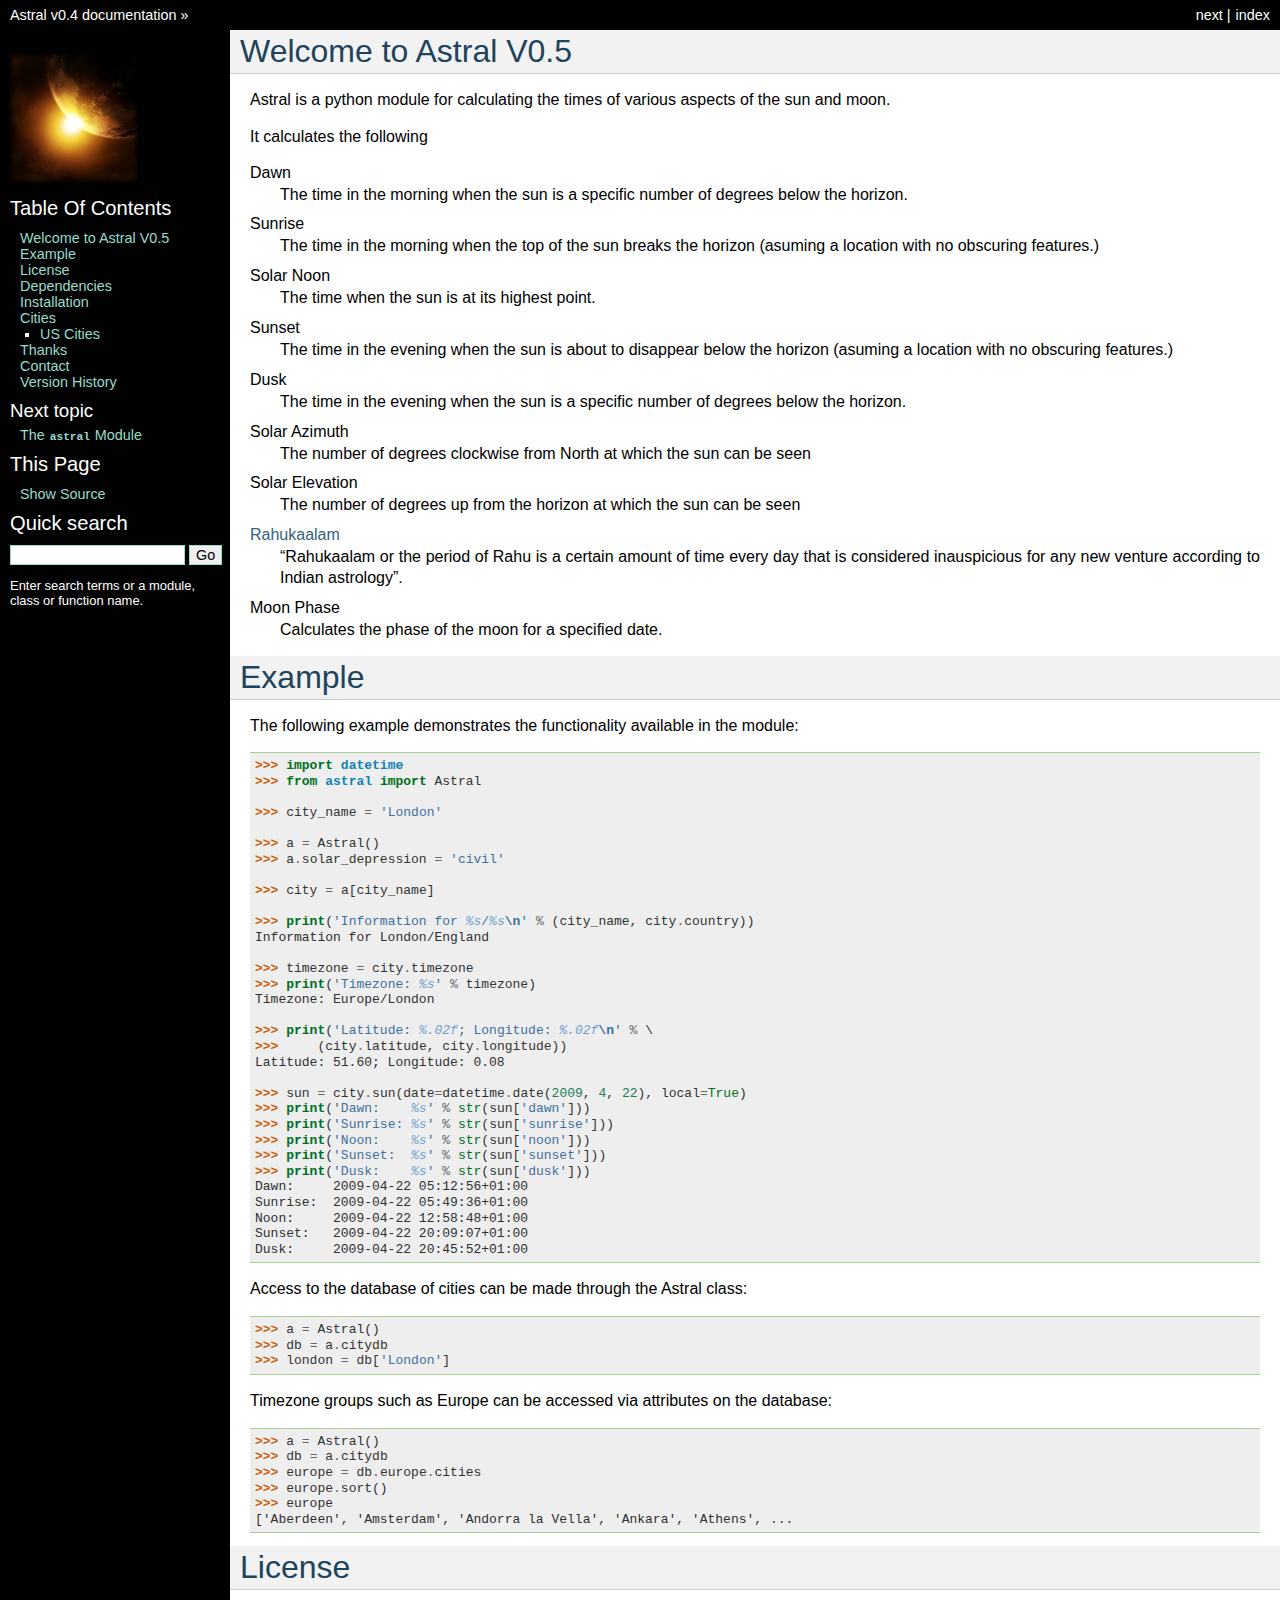
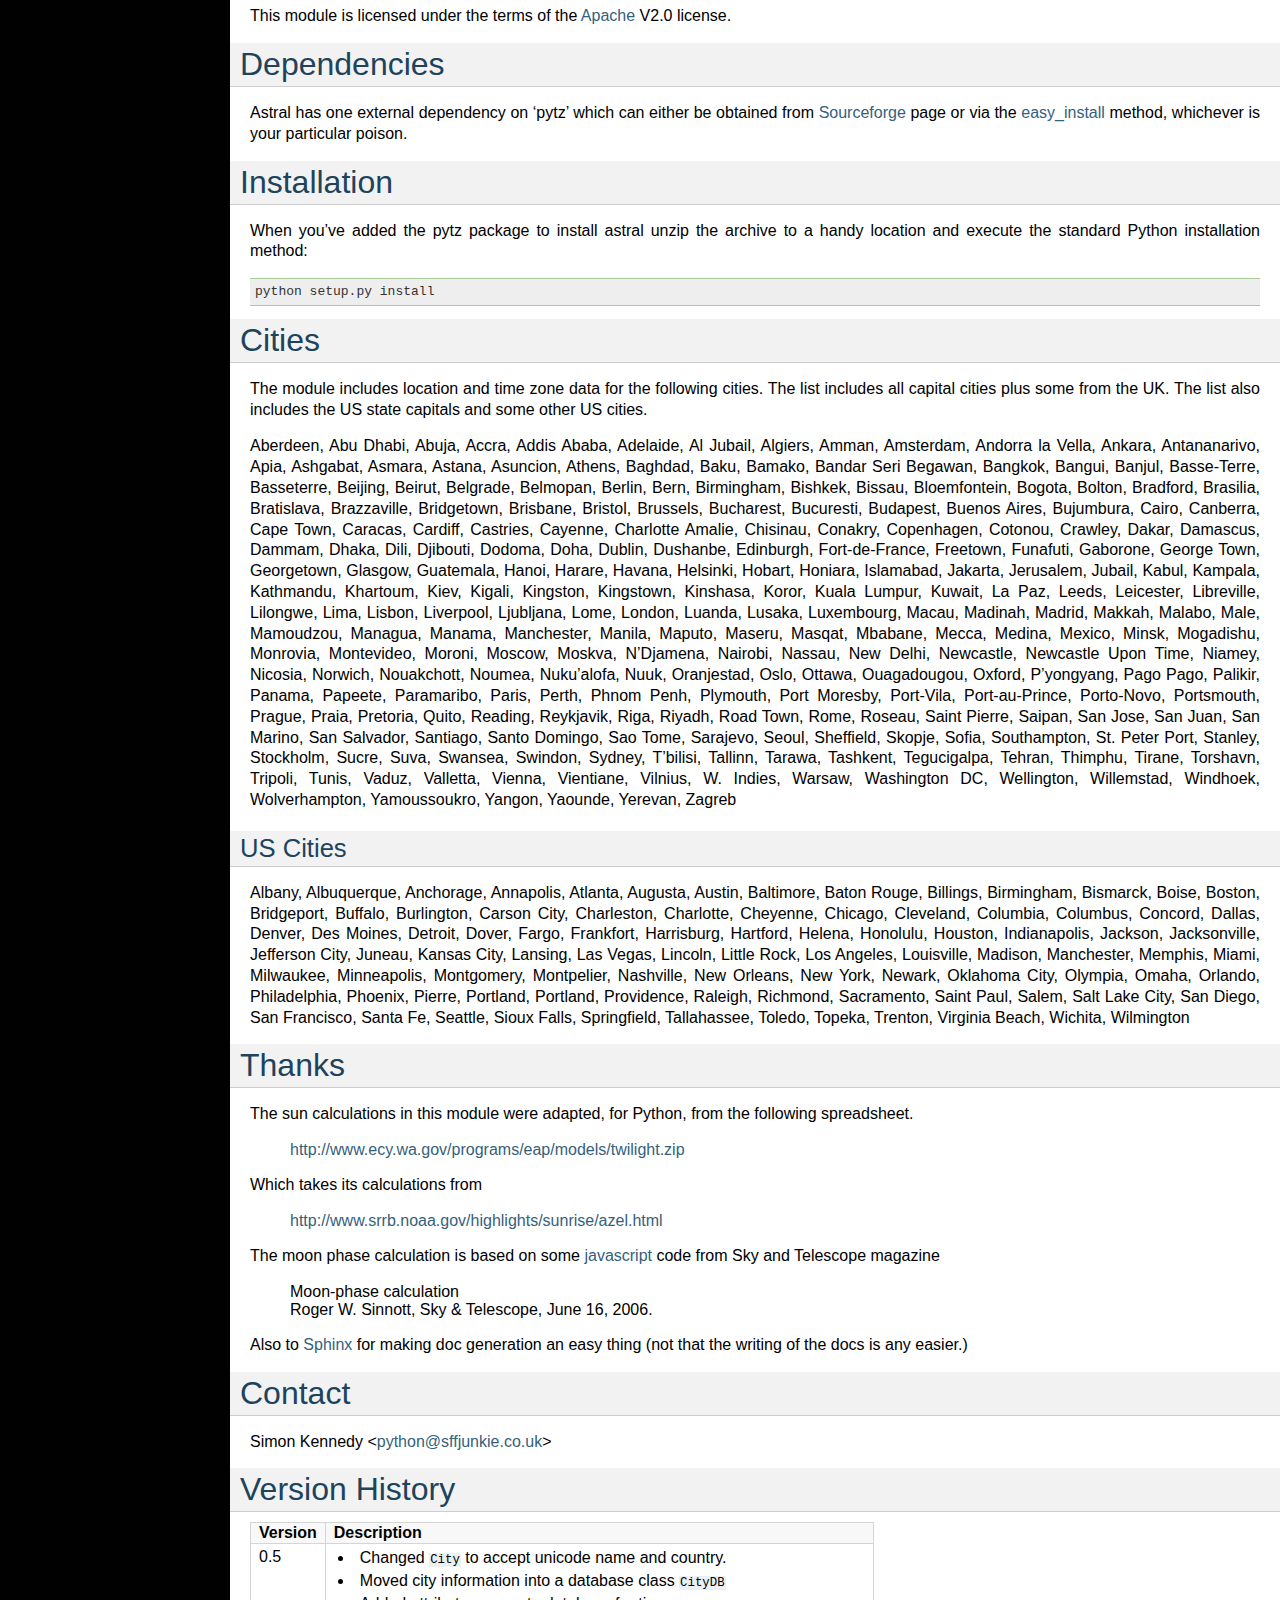
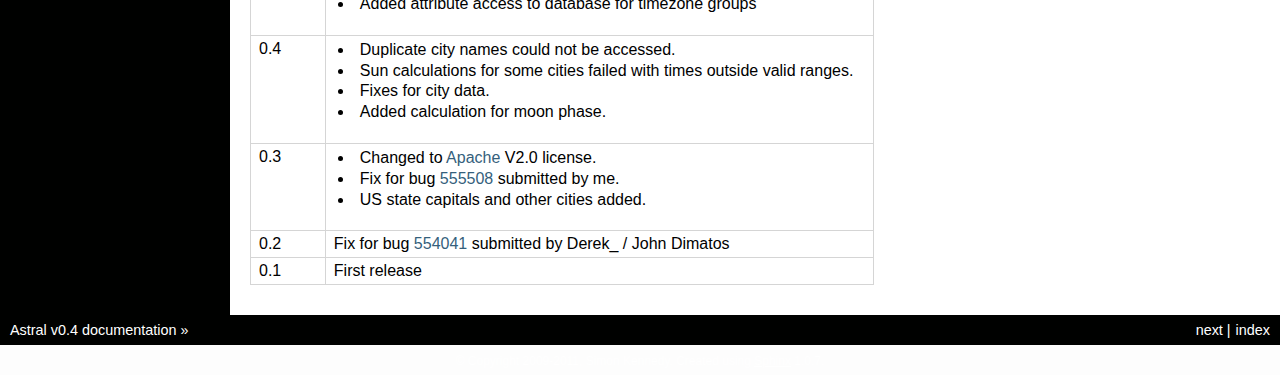
<file: doc/index.html>
<!DOCTYPE html PUBLIC "-//W3C//DTD XHTML 1.0 Transitional//EN"
  "http://www.w3.org/TR/xhtml1/DTD/xhtml1-transitional.dtd">

<html xmlns="http://www.w3.org/1999/xhtml">
  <head>
    <meta http-equiv="Content-Type" content="text/html; charset=utf-8" />
    
    <title>Welcome to Astral V0.5 &mdash; Astral v0.4 documentation</title>
    <link rel="stylesheet" href="_static/default.css" type="text/css" />
    <link rel="stylesheet" href="_static/pygments.css" type="text/css" />
    <script type="text/javascript">
      var DOCUMENTATION_OPTIONS = {
        URL_ROOT:    '',
        VERSION:     '0.4',
        COLLAPSE_INDEX: false,
        FILE_SUFFIX: '.html',
        HAS_SOURCE:  true
      };
    </script>
    <script type="text/javascript" src="_static/jquery.js"></script>
    <script type="text/javascript" src="_static/underscore.js"></script>
    <script type="text/javascript" src="_static/doctools.js"></script>
    <link rel="top" title="Astral v0.4 documentation" href="#" />
    <link rel="next" title="The astral Module" href="module.html" /> 
  </head>
  <body>
    <div class="related">
      <h3>Navigation</h3>
      <ul>
        <li class="right" style="margin-right: 10px">
          <a href="genindex.html" title="General Index"
             accesskey="I">index</a></li>
        <li class="right" >
          <a href="module.html" title="The astral Module"
             accesskey="N">next</a> |</li>
        <li><a href="#">Astral v0.4 documentation</a> &raquo;</li> 
      </ul>
    </div>  

    <div class="document">
      <div class="documentwrapper">
        <div class="bodywrapper">
          <div class="body">
            
  <div class="section" id="welcome-to-astral-v0-5">
<h1>Welcome to Astral V0.5<a class="headerlink" href="#welcome-to-astral-v0-5" title="Permalink to this headline">¶</a></h1>
<p>Astral is a python module for calculating the times of various aspects of
the sun and moon.</p>
<p>It calculates the following</p>
<dl class="docutils">
<dt>Dawn</dt>
<dd>The time in the morning when the sun is a specific number of degrees
below the horizon.</dd>
<dt>Sunrise</dt>
<dd>The time in the morning when the top of the sun breaks the horizon
(asuming a location with no obscuring features.)</dd>
<dt>Solar Noon</dt>
<dd>The time when the sun is at its highest point.</dd>
<dt>Sunset</dt>
<dd>The time in the evening when the sun is about to disappear below the horizon
(asuming a location with no obscuring features.)</dd>
<dt>Dusk</dt>
<dd>The time in the evening when the sun is a specific number of degrees
below the horizon.</dd>
<dt>Solar Azimuth</dt>
<dd>The number of degrees clockwise from North at which the sun can be seen</dd>
<dt>Solar Elevation</dt>
<dd>The number of degrees up from the horizon at which the sun can be seen</dd>
<dt><a class="reference external" href="http://en.wikipedia.org/wiki/Rahukaalam">Rahukaalam</a></dt>
<dd>&#8220;Rahukaalam or the period of Rahu is a certain amount of time every day
that is considered inauspicious for any new venture according to Indian
astrology&#8221;.</dd>
<dt>Moon Phase</dt>
<dd>Calculates the phase of the moon for a specified date.</dd>
</dl>
</div>
<div class="section" id="example">
<h1>Example<a class="headerlink" href="#example" title="Permalink to this headline">¶</a></h1>
<p>The following example demonstrates the functionality available in the module:</p>
<div class="highlight-python"><div class="highlight"><pre><span class="gp">&gt;&gt;&gt; </span><span class="kn">import</span> <span class="nn">datetime</span>
<span class="gp">&gt;&gt;&gt; </span><span class="kn">from</span> <span class="nn">astral</span> <span class="kn">import</span> <span class="n">Astral</span>

<span class="gp">&gt;&gt;&gt; </span><span class="n">city_name</span> <span class="o">=</span> <span class="s">&#39;London&#39;</span>

<span class="gp">&gt;&gt;&gt; </span><span class="n">a</span> <span class="o">=</span> <span class="n">Astral</span><span class="p">()</span>
<span class="gp">&gt;&gt;&gt; </span><span class="n">a</span><span class="o">.</span><span class="n">solar_depression</span> <span class="o">=</span> <span class="s">&#39;civil&#39;</span>

<span class="gp">&gt;&gt;&gt; </span><span class="n">city</span> <span class="o">=</span> <span class="n">a</span><span class="p">[</span><span class="n">city_name</span><span class="p">]</span>

<span class="gp">&gt;&gt;&gt; </span><span class="k">print</span><span class="p">(</span><span class="s">&#39;Information for </span><span class="si">%s</span><span class="s">/</span><span class="si">%s</span><span class="se">\n</span><span class="s">&#39;</span> <span class="o">%</span> <span class="p">(</span><span class="n">city_name</span><span class="p">,</span> <span class="n">city</span><span class="o">.</span><span class="n">country</span><span class="p">))</span>
<span class="go">Information for London/England</span>

<span class="gp">&gt;&gt;&gt; </span><span class="n">timezone</span> <span class="o">=</span> <span class="n">city</span><span class="o">.</span><span class="n">timezone</span>
<span class="gp">&gt;&gt;&gt; </span><span class="k">print</span><span class="p">(</span><span class="s">&#39;Timezone: </span><span class="si">%s</span><span class="s">&#39;</span> <span class="o">%</span> <span class="n">timezone</span><span class="p">)</span>
<span class="go">Timezone: Europe/London</span>

<span class="gp">&gt;&gt;&gt; </span><span class="k">print</span><span class="p">(</span><span class="s">&#39;Latitude: </span><span class="si">%.02f</span><span class="s">; Longitude: </span><span class="si">%.02f</span><span class="se">\n</span><span class="s">&#39;</span> <span class="o">%</span> \
<span class="gp">&gt;&gt;&gt; </span>    <span class="p">(</span><span class="n">city</span><span class="o">.</span><span class="n">latitude</span><span class="p">,</span> <span class="n">city</span><span class="o">.</span><span class="n">longitude</span><span class="p">))</span>
<span class="go">Latitude: 51.60; Longitude: 0.08</span>

<span class="gp">&gt;&gt;&gt; </span><span class="n">sun</span> <span class="o">=</span> <span class="n">city</span><span class="o">.</span><span class="n">sun</span><span class="p">(</span><span class="n">date</span><span class="o">=</span><span class="n">datetime</span><span class="o">.</span><span class="n">date</span><span class="p">(</span><span class="mi">2009</span><span class="p">,</span> <span class="mi">4</span><span class="p">,</span> <span class="mi">22</span><span class="p">),</span> <span class="n">local</span><span class="o">=</span><span class="bp">True</span><span class="p">)</span>
<span class="gp">&gt;&gt;&gt; </span><span class="k">print</span><span class="p">(</span><span class="s">&#39;Dawn:    </span><span class="si">%s</span><span class="s">&#39;</span> <span class="o">%</span> <span class="nb">str</span><span class="p">(</span><span class="n">sun</span><span class="p">[</span><span class="s">&#39;dawn&#39;</span><span class="p">]))</span>
<span class="gp">&gt;&gt;&gt; </span><span class="k">print</span><span class="p">(</span><span class="s">&#39;Sunrise: </span><span class="si">%s</span><span class="s">&#39;</span> <span class="o">%</span> <span class="nb">str</span><span class="p">(</span><span class="n">sun</span><span class="p">[</span><span class="s">&#39;sunrise&#39;</span><span class="p">]))</span>
<span class="gp">&gt;&gt;&gt; </span><span class="k">print</span><span class="p">(</span><span class="s">&#39;Noon:    </span><span class="si">%s</span><span class="s">&#39;</span> <span class="o">%</span> <span class="nb">str</span><span class="p">(</span><span class="n">sun</span><span class="p">[</span><span class="s">&#39;noon&#39;</span><span class="p">]))</span>
<span class="gp">&gt;&gt;&gt; </span><span class="k">print</span><span class="p">(</span><span class="s">&#39;Sunset:  </span><span class="si">%s</span><span class="s">&#39;</span> <span class="o">%</span> <span class="nb">str</span><span class="p">(</span><span class="n">sun</span><span class="p">[</span><span class="s">&#39;sunset&#39;</span><span class="p">]))</span>
<span class="gp">&gt;&gt;&gt; </span><span class="k">print</span><span class="p">(</span><span class="s">&#39;Dusk:    </span><span class="si">%s</span><span class="s">&#39;</span> <span class="o">%</span> <span class="nb">str</span><span class="p">(</span><span class="n">sun</span><span class="p">[</span><span class="s">&#39;dusk&#39;</span><span class="p">]))</span>
<span class="go">Dawn:     2009-04-22 05:12:56+01:00</span>
<span class="go">Sunrise:  2009-04-22 05:49:36+01:00</span>
<span class="go">Noon:     2009-04-22 12:58:48+01:00</span>
<span class="go">Sunset:   2009-04-22 20:09:07+01:00</span>
<span class="go">Dusk:     2009-04-22 20:45:52+01:00</span>
</pre></div>
</div>
<p>Access to the database of cities can be made through the Astral class:</p>
<div class="highlight-python"><div class="highlight"><pre><span class="gp">&gt;&gt;&gt; </span><span class="n">a</span> <span class="o">=</span> <span class="n">Astral</span><span class="p">()</span>
<span class="gp">&gt;&gt;&gt; </span><span class="n">db</span> <span class="o">=</span> <span class="n">a</span><span class="o">.</span><span class="n">citydb</span>
<span class="gp">&gt;&gt;&gt; </span><span class="n">london</span> <span class="o">=</span> <span class="n">db</span><span class="p">[</span><span class="s">&#39;London&#39;</span><span class="p">]</span>
</pre></div>
</div>
<p>Timezone groups such as Europe can be accessed via attributes on the database:</p>
<div class="highlight-python"><div class="highlight"><pre><span class="gp">&gt;&gt;&gt; </span><span class="n">a</span> <span class="o">=</span> <span class="n">Astral</span><span class="p">()</span>
<span class="gp">&gt;&gt;&gt; </span><span class="n">db</span> <span class="o">=</span> <span class="n">a</span><span class="o">.</span><span class="n">citydb</span>
<span class="gp">&gt;&gt;&gt; </span><span class="n">europe</span> <span class="o">=</span> <span class="n">db</span><span class="o">.</span><span class="n">europe</span><span class="o">.</span><span class="n">cities</span>
<span class="gp">&gt;&gt;&gt; </span><span class="n">europe</span><span class="o">.</span><span class="n">sort</span><span class="p">()</span>
<span class="gp">&gt;&gt;&gt; </span><span class="n">europe</span>
<span class="go">[&#39;Aberdeen&#39;, &#39;Amsterdam&#39;, &#39;Andorra la Vella&#39;, &#39;Ankara&#39;, &#39;Athens&#39;, ...</span>
</pre></div>
</div>
</div>
<div class="section" id="license">
<h1>License<a class="headerlink" href="#license" title="Permalink to this headline">¶</a></h1>
<p>This module is licensed under the terms of the <a class="reference external" href="http://www.opensource.org/licenses/apache2.0.php">Apache</a> V2.0 license.</p>
</div>
<div class="section" id="dependencies">
<h1>Dependencies<a class="headerlink" href="#dependencies" title="Permalink to this headline">¶</a></h1>
<p>Astral has one external dependency on &#8216;pytz&#8217; which can either be obtained
from <a class="reference external" href="http://pytz.sourceforge.net/">Sourceforge</a> page or via the <a class="reference external" href="http://peak.telecommunity.com/DevCenter/EasyInstall">easy_install</a> method, whichever is your
particular poison.</p>
</div>
<div class="section" id="installation">
<h1>Installation<a class="headerlink" href="#installation" title="Permalink to this headline">¶</a></h1>
<p>When you&#8217;ve added the pytz package to install astral unzip the archive to
a handy location and execute the standard Python installation method:</p>
<div class="highlight-python"><pre>python setup.py install</pre>
</div>
</div>
<div class="section" id="cities">
<h1>Cities<a class="headerlink" href="#cities" title="Permalink to this headline">¶</a></h1>
<p>The module includes location and time zone data for the following cities.
The list includes all capital cities plus some from the UK. The list also
includes the US state capitals and some other US cities.</p>
<p>Aberdeen, Abu Dhabi, Abuja, Accra, Addis Ababa, Adelaide, Al Jubail, Algiers,
Amman, Amsterdam, Andorra la Vella, Ankara, Antananarivo, Apia, Ashgabat,
Asmara, Astana, Asuncion, Athens, Baghdad, Baku, Bamako, Bandar Seri Begawan,
Bangkok, Bangui, Banjul, Basse-Terre, Basseterre, Beijing, Beirut, Belgrade,
Belmopan, Berlin, Bern, Birmingham, Bishkek, Bissau, Bloemfontein, Bogota,
Bolton, Bradford, Brasilia, Bratislava, Brazzaville, Bridgetown, Brisbane,
Bristol, Brussels, Bucharest, Bucuresti, Budapest, Buenos Aires, Bujumbura,
Cairo, Canberra, Cape Town, Caracas, Cardiff, Castries, Cayenne, Charlotte
Amalie, Chisinau, Conakry, Copenhagen, Cotonou, Crawley, Dakar, Damascus, Dammam, Dhaka,
Dili, Djibouti, Dodoma, Doha, Dublin, Dushanbe, Edinburgh, Fort-de-France,
Freetown, Funafuti, Gaborone, George Town, Georgetown, Glasgow, Guatemala,
Hanoi, Harare, Havana, Helsinki, Hobart, Honiara, Islamabad, Jakarta, Jerusalem, Jubail,
Kabul, Kampala, Kathmandu, Khartoum, Kiev, Kigali, Kingston, Kingstown,
Kinshasa, Koror, Kuala Lumpur, Kuwait, La Paz, Leeds, Leicester, Libreville,
Lilongwe, Lima, Lisbon, Liverpool, Ljubljana, Lome, London, Luanda, Lusaka,
Luxembourg, Macau, Madinah, Madrid, Makkah, Malabo, Male, Mamoudzou, Managua,
Manama, Manchester, Manila, Maputo, Maseru, Masqat, Mbabane, Mecca, Medina,
Mexico, Minsk, Mogadishu, Monrovia, Montevideo, Moroni, Moscow, Moskva,
N&#8217;Djamena, Nairobi, Nassau, New Delhi, Newcastle, Newcastle Upon Time, Niamey,
Nicosia, Norwich, Nouakchott, Noumea, Nuku&#8217;alofa, Nuuk, Oranjestad, Oslo,
Ottawa, Ouagadougou, Oxford, P&#8217;yongyang, Pago Pago, Palikir, Panama, Papeete,
Paramaribo, Paris, Perth, Phnom Penh, Plymouth, Port Moresby, Port-Vila,
Port-au-Prince, Porto-Novo, Portsmouth, Prague, Praia, Pretoria, Quito, Reading,
Reykjavik, Riga, Riyadh, Road Town, Rome, Roseau, Saint Pierre, Saipan, San
Jose, San Juan, San Marino, San Salvador, Santiago, Santo Domingo, Sao Tome,
Sarajevo, Seoul, Sheffield, Skopje, Sofia, Southampton, St. Peter Port, Stanley,
Stockholm, Sucre, Suva, Swansea, Swindon, Sydney, T&#8217;bilisi, Tallinn, Tarawa,
Tashkent, Tegucigalpa, Tehran, Thimphu, Tirane, Torshavn, Tripoli, Tunis, Vaduz,
Valletta, Vienna, Vientiane, Vilnius, W. Indies, Warsaw, Washington DC,
Wellington, Willemstad, Windhoek, Wolverhampton, Yamoussoukro, Yangon, Yaounde,
Yerevan, Zagreb</p>
<div class="section" id="us-cities">
<h2>US Cities<a class="headerlink" href="#us-cities" title="Permalink to this headline">¶</a></h2>
<p>Albany, Albuquerque, Anchorage, Annapolis, Atlanta, Augusta, Austin, Baltimore,
Baton Rouge, Billings, Birmingham, Bismarck, Boise, Boston, Bridgeport, Buffalo,
Burlington, Carson City, Charleston, Charlotte, Cheyenne, Chicago, Cleveland,
Columbia, Columbus, Concord, Dallas, Denver, Des Moines, Detroit, Dover, Fargo,
Frankfort, Harrisburg, Hartford, Helena, Honolulu, Houston, Indianapolis,
Jackson, Jacksonville, Jefferson City, Juneau, Kansas City, Lansing, Las Vegas,
Lincoln, Little Rock, Los Angeles, Louisville, Madison, Manchester, Memphis,
Miami, Milwaukee, Minneapolis, Montgomery, Montpelier, Nashville, New Orleans,
New York, Newark, Oklahoma City, Olympia, Omaha, Orlando, Philadelphia, Phoenix,
Pierre, Portland, Portland, Providence, Raleigh, Richmond, Sacramento, Saint
Paul, Salem, Salt Lake City, San Diego, San Francisco, Santa Fe, Seattle, Sioux
Falls, Springfield, Tallahassee, Toledo, Topeka, Trenton, Virginia Beach,
Wichita, Wilmington</p>
</div>
</div>
<div class="section" id="thanks">
<h1>Thanks<a class="headerlink" href="#thanks" title="Permalink to this headline">¶</a></h1>
<p>The sun calculations in this module were adapted, for Python, from the following
spreadsheet.</p>
<blockquote>
<div><a class="reference external" href="http://www.ecy.wa.gov/programs/eap/models/twilight.zip">http://www.ecy.wa.gov/programs/eap/models/twilight.zip</a></div></blockquote>
<p>Which takes its calculations from</p>
<blockquote>
<div><a class="reference external" href="http://www.srrb.noaa.gov/highlights/sunrise/azel.html">http://www.srrb.noaa.gov/highlights/sunrise/azel.html</a></div></blockquote>
<p>The moon phase calculation is based on some <a class="reference external" href="http://www.skyandtelescope.com/observing/objects/javascript/moon_phases">javascript</a> code
from Sky and Telescope magazine</p>
<blockquote>
<div><div class="line-block">
<div class="line">Moon-phase calculation</div>
<div class="line">Roger W. Sinnott, Sky &amp; Telescope, June 16, 2006.</div>
</div>
</div></blockquote>
<p>Also to <a class="reference external" href="http://sphinx.pocoo.org/">Sphinx</a> for making doc generation an easy thing (not that the writing
of the docs is any easier.)</p>
</div>
<div class="section" id="contact">
<h1>Contact<a class="headerlink" href="#contact" title="Permalink to this headline">¶</a></h1>
<p>Simon Kennedy &lt;<a class="reference external" href="mailto:python&#37;&#52;&#48;sffjunkie&#46;co&#46;uk">python<span>&#64;</span>sffjunkie<span>&#46;</span>co<span>&#46;</span>uk</a>&gt;</p>
</div>
<div class="section" id="version-history">
<h1>Version History<a class="headerlink" href="#version-history" title="Permalink to this headline">¶</a></h1>
<table border="1" class="docutils">
<colgroup>
<col width="12%" />
<col width="88%" />
</colgroup>
<thead valign="bottom">
<tr><th class="head">Version</th>
<th class="head">Description</th>
</tr>
</thead>
<tbody valign="top">
<tr><td>0.5</td>
<td><ul class="first last simple">
<li>Changed <tt class="docutils literal"><span class="pre">City</span></tt> to accept unicode name and country.</li>
<li>Moved city information into a database class <tt class="docutils literal"><span class="pre">CityDB</span></tt></li>
<li>Added attribute access to database for timezone groups</li>
</ul>
</td>
</tr>
<tr><td>0.4</td>
<td><ul class="first last simple">
<li>Duplicate city names could not be accessed.</li>
<li>Sun calculations for some cities failed with times
outside valid ranges.</li>
<li>Fixes for city data.</li>
<li>Added calculation for moon phase.</li>
</ul>
</td>
</tr>
<tr><td>0.3</td>
<td><ul class="first last simple">
<li>Changed to <a class="reference external" href="http://www.opensource.org/licenses/apache2.0.php">Apache</a> V2.0 license.</li>
<li>Fix for bug <a class="reference external" href="https://bugs.launchpad.net/astral/+bug/555508">555508</a> submitted by me.</li>
<li>US state capitals and other cities added.</li>
</ul>
</td>
</tr>
<tr><td>0.2</td>
<td>Fix for bug <a class="reference external" href="https://bugs.launchpad.net/astral/+bug/554041">554041</a> submitted by Derek_ / John Dimatos</td>
</tr>
<tr><td>0.1</td>
<td>First release</td>
</tr>
</tbody>
</table>
<div class="toctree-wrapper compound">
</div>
</div>


          </div>
        </div>
      </div>
      <div class="sphinxsidebar">
        <div class="sphinxsidebarwrapper">
            <p class="logo"><a href="#">
              <img class="logo" src="_static/earth_sun.png" alt="Logo"/>
            </a></p>
  <h3><a href="#">Table Of Contents</a></h3>
  <ul>
<li><a class="reference internal" href="#">Welcome to Astral V0.5</a></li>
<li><a class="reference internal" href="#example">Example</a></li>
<li><a class="reference internal" href="#license">License</a></li>
<li><a class="reference internal" href="#dependencies">Dependencies</a></li>
<li><a class="reference internal" href="#installation">Installation</a></li>
<li><a class="reference internal" href="#cities">Cities</a><ul>
<li><a class="reference internal" href="#us-cities">US Cities</a></li>
</ul>
</li>
<li><a class="reference internal" href="#thanks">Thanks</a></li>
<li><a class="reference internal" href="#contact">Contact</a></li>
<li><a class="reference internal" href="#version-history">Version History</a><ul>
</ul>
</li>
</ul>

  <h4>Next topic</h4>
  <p class="topless"><a href="module.html"
                        title="next chapter">The <tt class="docutils literal"><span class="pre">astral</span></tt> Module</a></p>
  <h3>This Page</h3>
  <ul class="this-page-menu">
    <li><a href="_sources/index.txt"
           rel="nofollow">Show Source</a></li>
  </ul>
<div id="searchbox" style="display: none">
  <h3>Quick search</h3>
    <form class="search" action="search.html" method="get">
      <input type="text" name="q" size="18" />
      <input type="submit" value="Go" />
      <input type="hidden" name="check_keywords" value="yes" />
      <input type="hidden" name="area" value="default" />
    </form>
    <p class="searchtip" style="font-size: 90%">
    Enter search terms or a module, class or function name.
    </p>
</div>
<script type="text/javascript">$('#searchbox').show(0);</script>
        </div>
      </div>
      <div class="clearer"></div>
    </div>
    <div class="related">
      <h3>Navigation</h3>
      <ul>
        <li class="right" style="margin-right: 10px">
          <a href="genindex.html" title="General Index"
             >index</a></li>
        <li class="right" >
          <a href="module.html" title="The astral Module"
             >next</a> |</li>
        <li><a href="#">Astral v0.4 documentation</a> &raquo;</li> 
      </ul>
    </div>
    <div class="footer">
        &copy; Copyright 2009-2011, Simon Kennedy.
      Created using <a href="http://sphinx.pocoo.org/">Sphinx</a> 1.0.7.
    </div>
  </body>
</html>
</file>
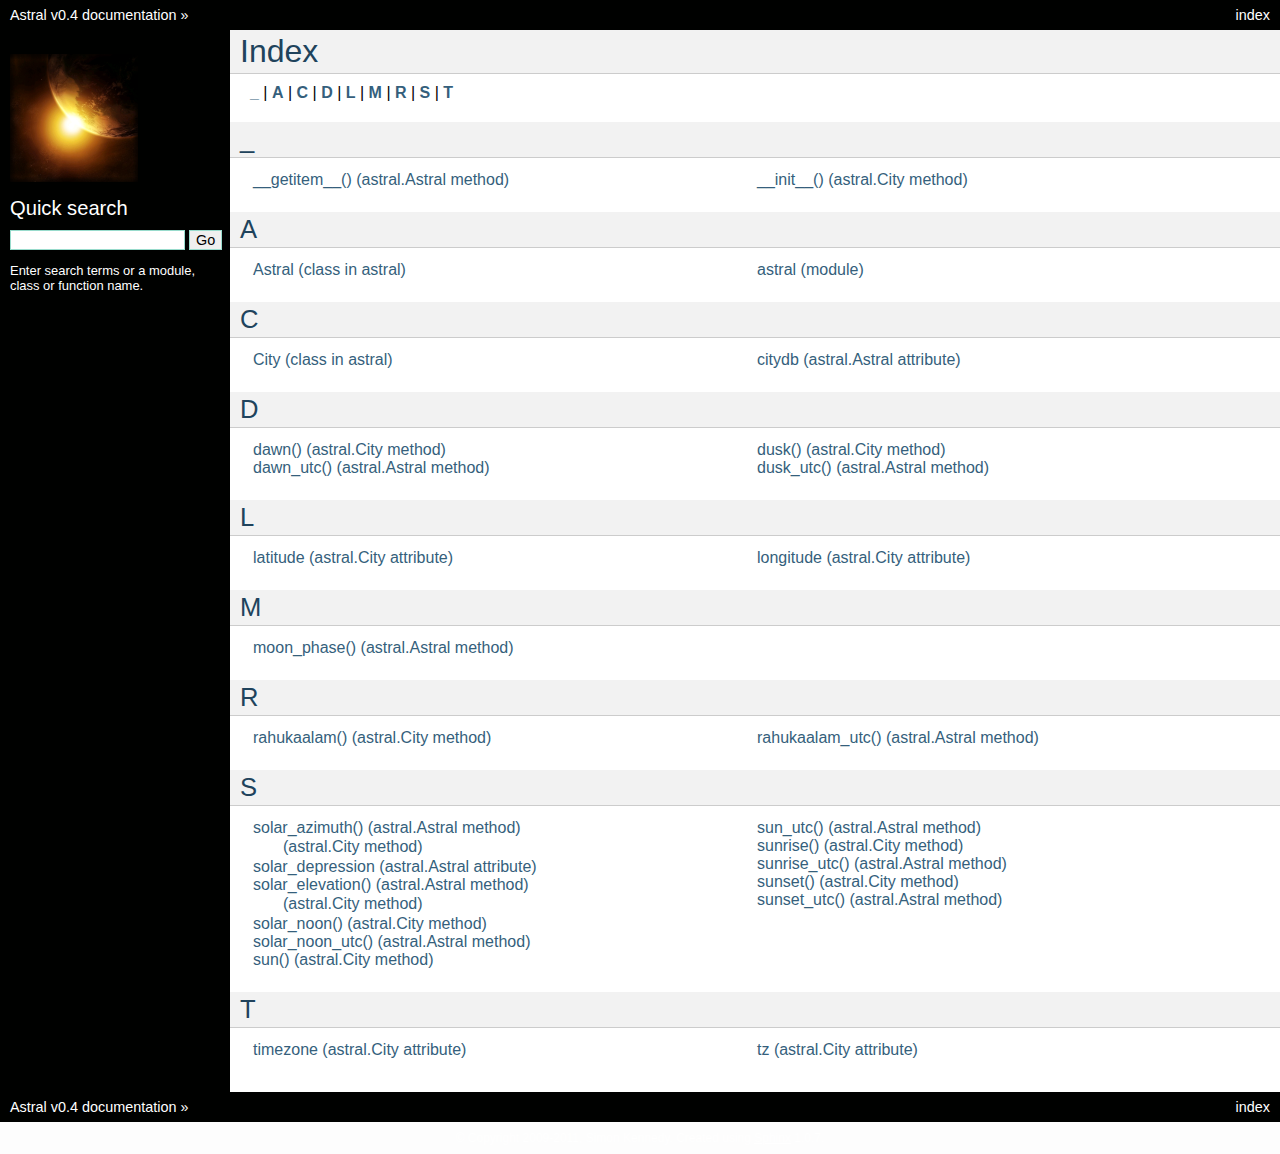
<file: doc/genindex.html>
<!DOCTYPE html PUBLIC "-//W3C//DTD XHTML 1.0 Transitional//EN"
  "http://www.w3.org/TR/xhtml1/DTD/xhtml1-transitional.dtd">

<html xmlns="http://www.w3.org/1999/xhtml">
  <head>
    <meta http-equiv="Content-Type" content="text/html; charset=utf-8" />
    
    <title>Index &mdash; Astral v0.4 documentation</title>
    <link rel="stylesheet" href="_static/default.css" type="text/css" />
    <link rel="stylesheet" href="_static/pygments.css" type="text/css" />
    <script type="text/javascript">
      var DOCUMENTATION_OPTIONS = {
        URL_ROOT:    '',
        VERSION:     '0.4',
        COLLAPSE_INDEX: false,
        FILE_SUFFIX: '.html',
        HAS_SOURCE:  true
      };
    </script>
    <script type="text/javascript" src="_static/jquery.js"></script>
    <script type="text/javascript" src="_static/underscore.js"></script>
    <script type="text/javascript" src="_static/doctools.js"></script>
    <link rel="top" title="Astral v0.4 documentation" href="index.html" /> 
  </head>
  <body>
    <div class="related">
      <h3>Navigation</h3>
      <ul>
        <li class="right" style="margin-right: 10px">
          <a href="#" title="General Index"
             accesskey="I">index</a></li>
        <li><a href="index.html">Astral v0.4 documentation</a> &raquo;</li> 
      </ul>
    </div>  

    <div class="document">
      <div class="documentwrapper">
        <div class="bodywrapper">
          <div class="body">
            

   <h1 id="index">Index</h1>

   <div class="genindex-jumpbox">
   <a href="#_"><strong>_</strong></a> | <a href="#A"><strong>A</strong></a> | <a href="#C"><strong>C</strong></a> | <a href="#D"><strong>D</strong></a> | <a href="#L"><strong>L</strong></a> | <a href="#M"><strong>M</strong></a> | <a href="#R"><strong>R</strong></a> | <a href="#S"><strong>S</strong></a> | <a href="#T"><strong>T</strong></a> 
   </div>
<h2 id="_">_</h2>
<table style="width: 100%" class="indextable genindextable"><tr>
  <td style="width: 33%" valign="top"><dl>
    <dt><a href="module.html#astral.Astral.__getitem__">__getitem__() (astral.Astral method)</a></dt>
</dl></td>
  <td style="width: 33%" valign="top"><dl>
    <dt><a href="module.html#astral.City.__init__">__init__() (astral.City method)</a></dt>
</dl></td>
</tr></table>

<h2 id="A">A</h2>
<table style="width: 100%" class="indextable genindextable"><tr>
  <td style="width: 33%" valign="top"><dl>
    <dt><a href="module.html#astral.Astral">Astral (class in astral)</a></dt>
</dl></td>
  <td style="width: 33%" valign="top"><dl>
    <dt><a href="module.html#module-astral">astral (module)</a></dt>
</dl></td>
</tr></table>

<h2 id="C">C</h2>
<table style="width: 100%" class="indextable genindextable"><tr>
  <td style="width: 33%" valign="top"><dl>
    <dt><a href="module.html#astral.City">City (class in astral)</a></dt>
</dl></td>
  <td style="width: 33%" valign="top"><dl>
    <dt><a href="module.html#astral.Astral.citydb">citydb (astral.Astral attribute)</a></dt>
</dl></td>
</tr></table>

<h2 id="D">D</h2>
<table style="width: 100%" class="indextable genindextable"><tr>
  <td style="width: 33%" valign="top"><dl>
    <dt><a href="module.html#astral.City.dawn">dawn() (astral.City method)</a></dt>
    <dt><a href="module.html#astral.Astral.dawn_utc">dawn_utc() (astral.Astral method)</a></dt>
</dl></td>
  <td style="width: 33%" valign="top"><dl>
    <dt><a href="module.html#astral.City.dusk">dusk() (astral.City method)</a></dt>
    <dt><a href="module.html#astral.Astral.dusk_utc">dusk_utc() (astral.Astral method)</a></dt>
</dl></td>
</tr></table>

<h2 id="L">L</h2>
<table style="width: 100%" class="indextable genindextable"><tr>
  <td style="width: 33%" valign="top"><dl>
    <dt><a href="module.html#astral.City.latitude">latitude (astral.City attribute)</a></dt>
</dl></td>
  <td style="width: 33%" valign="top"><dl>
    <dt><a href="module.html#astral.City.longitude">longitude (astral.City attribute)</a></dt>
</dl></td>
</tr></table>

<h2 id="M">M</h2>
<table style="width: 100%" class="indextable genindextable"><tr>
  <td style="width: 33%" valign="top"><dl>
    <dt><a href="module.html#astral.Astral.moon_phase">moon_phase() (astral.Astral method)</a></dt>
</dl></td>
</tr></table>

<h2 id="R">R</h2>
<table style="width: 100%" class="indextable genindextable"><tr>
  <td style="width: 33%" valign="top"><dl>
    <dt><a href="module.html#astral.City.rahukaalam">rahukaalam() (astral.City method)</a></dt>
</dl></td>
  <td style="width: 33%" valign="top"><dl>
    <dt><a href="module.html#astral.Astral.rahukaalam_utc">rahukaalam_utc() (astral.Astral method)</a></dt>
</dl></td>
</tr></table>

<h2 id="S">S</h2>
<table style="width: 100%" class="indextable genindextable"><tr>
  <td style="width: 33%" valign="top"><dl>
    <dt><a href="module.html#astral.Astral.solar_azimuth">solar_azimuth() (astral.Astral method)</a></dt>
    <dd><dl>
      <dt><a href="module.html#astral.City.solar_azimuth">(astral.City method)</a></dt>
  </dl></dd>
    <dt><a href="module.html#astral.Astral.solar_depression">solar_depression (astral.Astral attribute)</a></dt>
    <dt><a href="module.html#astral.Astral.solar_elevation">solar_elevation() (astral.Astral method)</a></dt>
    <dd><dl>
      <dt><a href="module.html#astral.City.solar_elevation">(astral.City method)</a></dt>
  </dl></dd>
    <dt><a href="module.html#astral.City.solar_noon">solar_noon() (astral.City method)</a></dt>
    <dt><a href="module.html#astral.Astral.solar_noon_utc">solar_noon_utc() (astral.Astral method)</a></dt>
    <dt><a href="module.html#astral.City.sun">sun() (astral.City method)</a></dt>
</dl></td>
  <td style="width: 33%" valign="top"><dl>
    <dt><a href="module.html#astral.Astral.sun_utc">sun_utc() (astral.Astral method)</a></dt>
    <dt><a href="module.html#astral.City.sunrise">sunrise() (astral.City method)</a></dt>
    <dt><a href="module.html#astral.Astral.sunrise_utc">sunrise_utc() (astral.Astral method)</a></dt>
    <dt><a href="module.html#astral.City.sunset">sunset() (astral.City method)</a></dt>
    <dt><a href="module.html#astral.Astral.sunset_utc">sunset_utc() (astral.Astral method)</a></dt>
</dl></td>
</tr></table>

<h2 id="T">T</h2>
<table style="width: 100%" class="indextable genindextable"><tr>
  <td style="width: 33%" valign="top"><dl>
    <dt><a href="module.html#astral.City.timezone">timezone (astral.City attribute)</a></dt>
</dl></td>
  <td style="width: 33%" valign="top"><dl>
    <dt><a href="module.html#astral.City.tz">tz (astral.City attribute)</a></dt>
</dl></td>
</tr></table>



          </div>
        </div>
      </div>
      <div class="sphinxsidebar">
        <div class="sphinxsidebarwrapper">
            <p class="logo"><a href="index.html">
              <img class="logo" src="_static/earth_sun.png" alt="Logo"/>
            </a></p>

   

<div id="searchbox" style="display: none">
  <h3>Quick search</h3>
    <form class="search" action="search.html" method="get">
      <input type="text" name="q" size="18" />
      <input type="submit" value="Go" />
      <input type="hidden" name="check_keywords" value="yes" />
      <input type="hidden" name="area" value="default" />
    </form>
    <p class="searchtip" style="font-size: 90%">
    Enter search terms or a module, class or function name.
    </p>
</div>
<script type="text/javascript">$('#searchbox').show(0);</script>
        </div>
      </div>
      <div class="clearer"></div>
    </div>
    <div class="related">
      <h3>Navigation</h3>
      <ul>
        <li class="right" style="margin-right: 10px">
          <a href="#" title="General Index"
             >index</a></li>
        <li><a href="index.html">Astral v0.4 documentation</a> &raquo;</li> 
      </ul>
    </div>
    <div class="footer">
        &copy; Copyright 2009-2011, Simon Kennedy.
      Created using <a href="http://sphinx.pocoo.org/">Sphinx</a> 1.0.7.
    </div>
  </body>
</html>
</file>
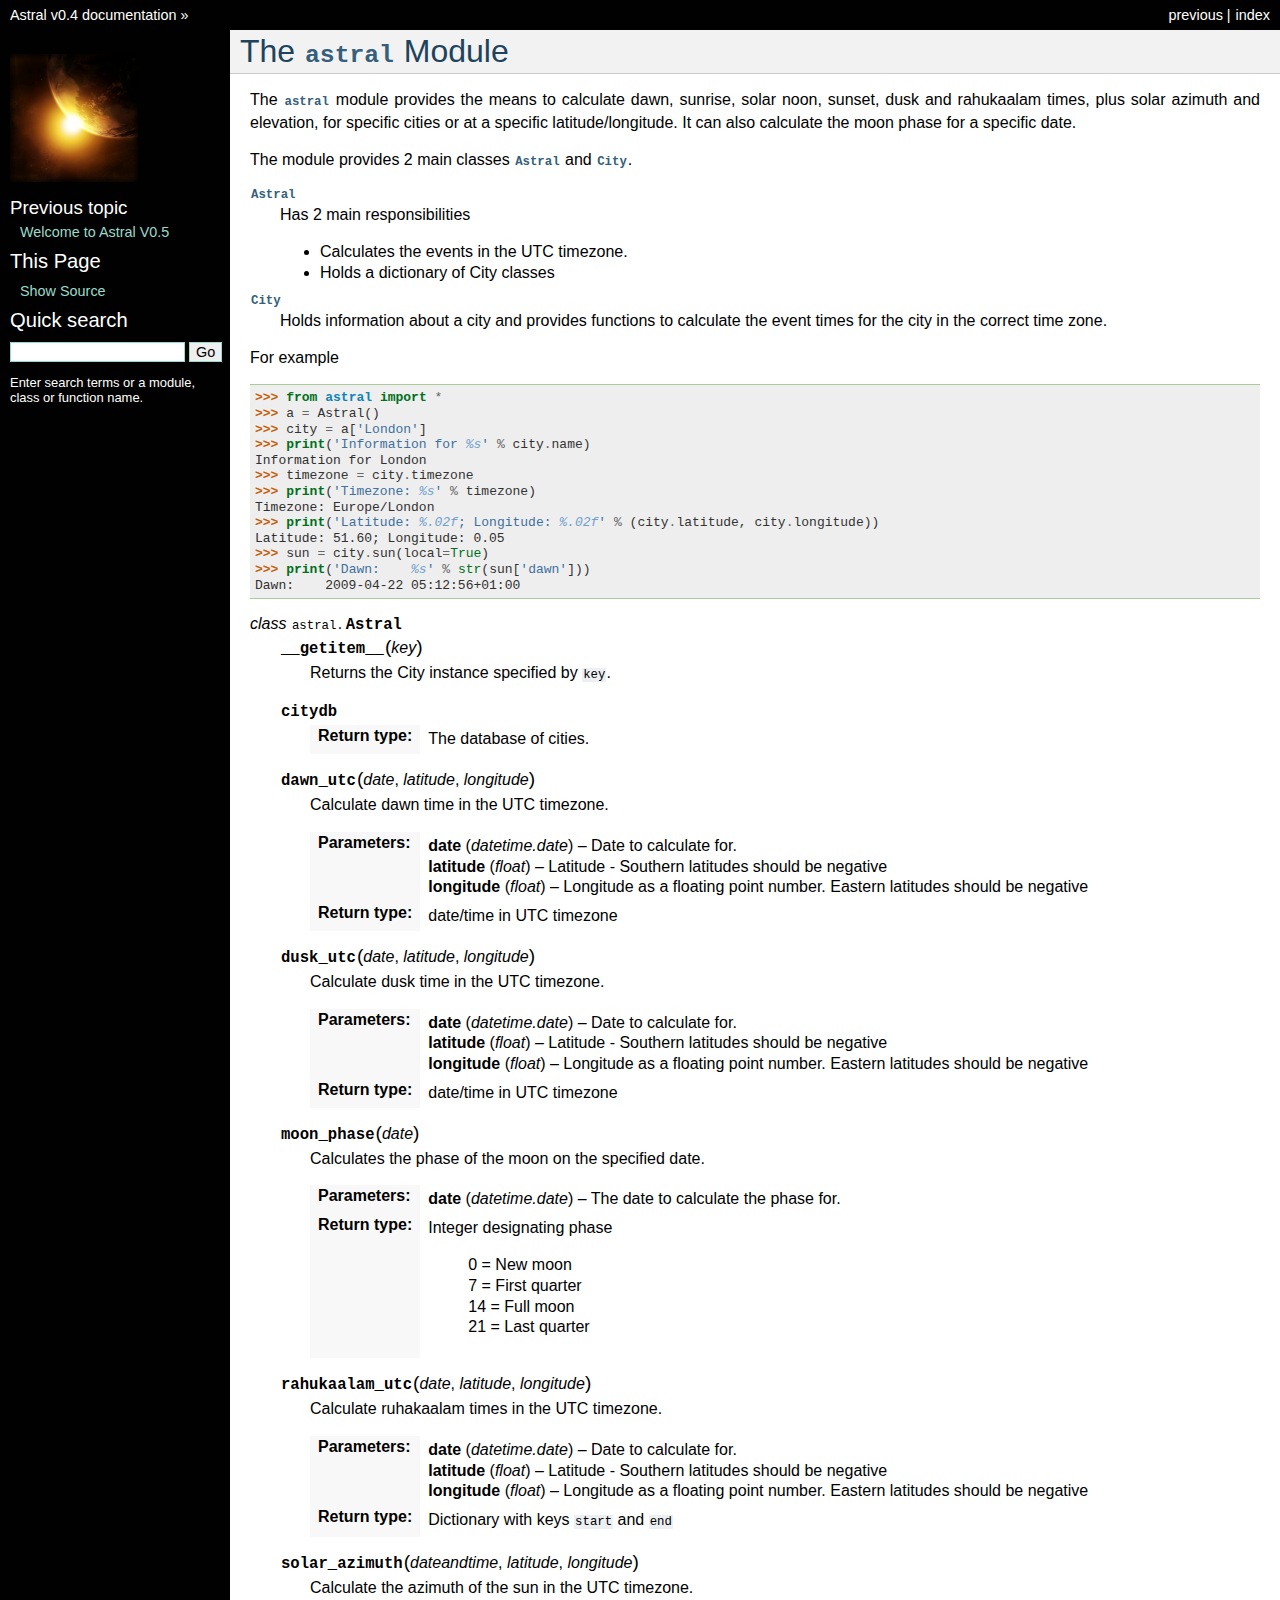
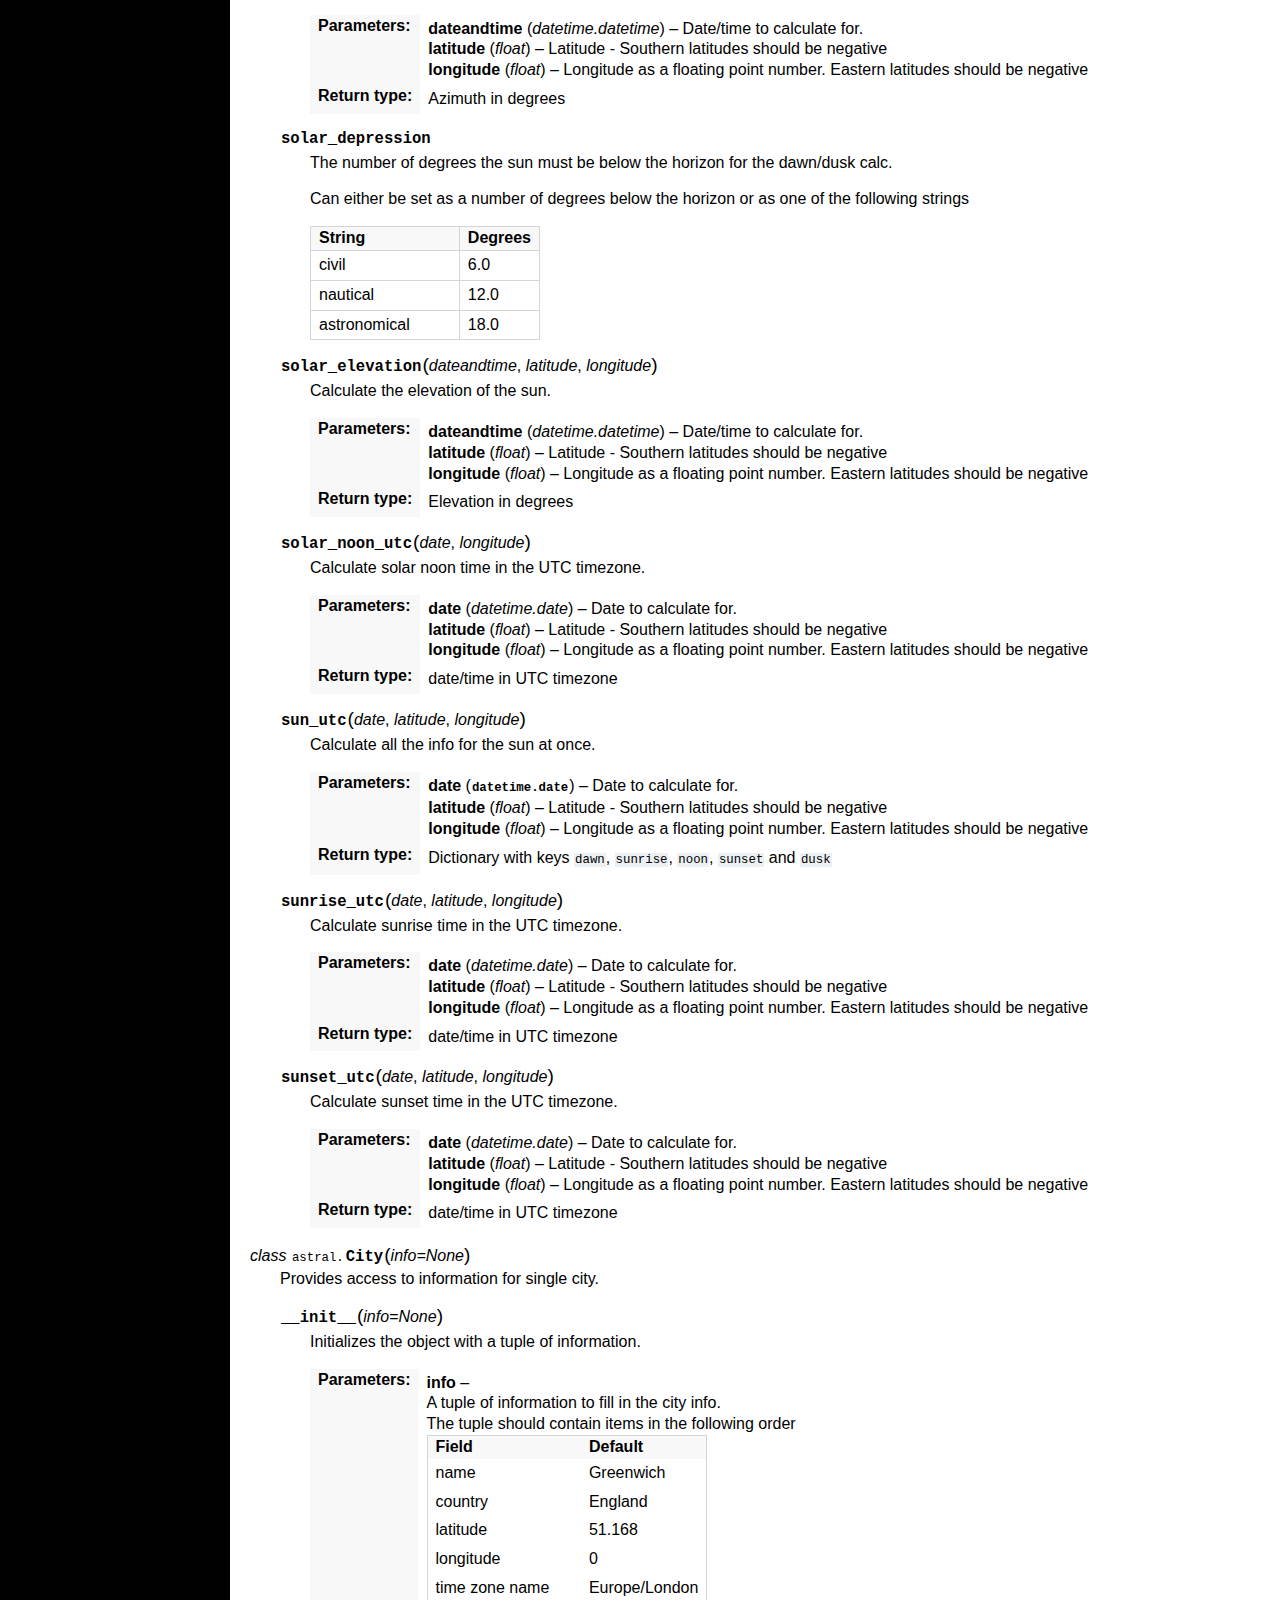
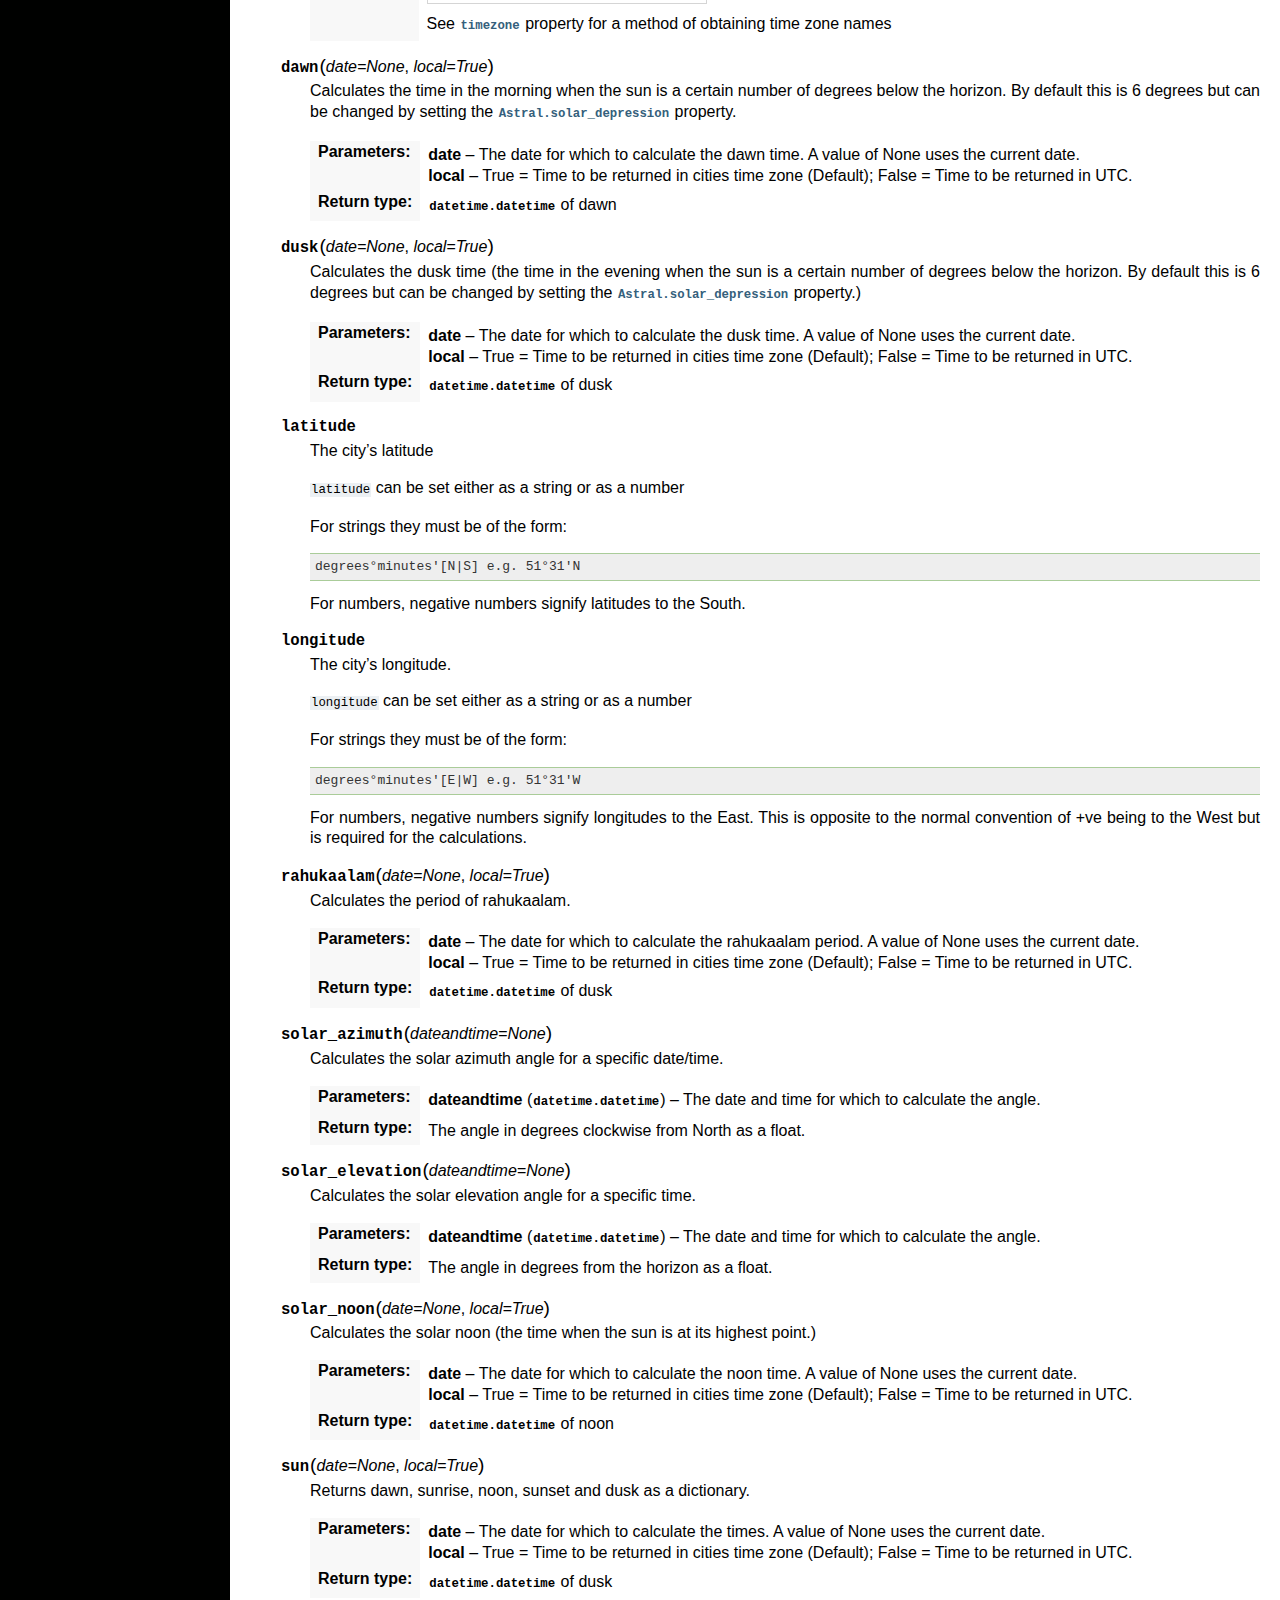
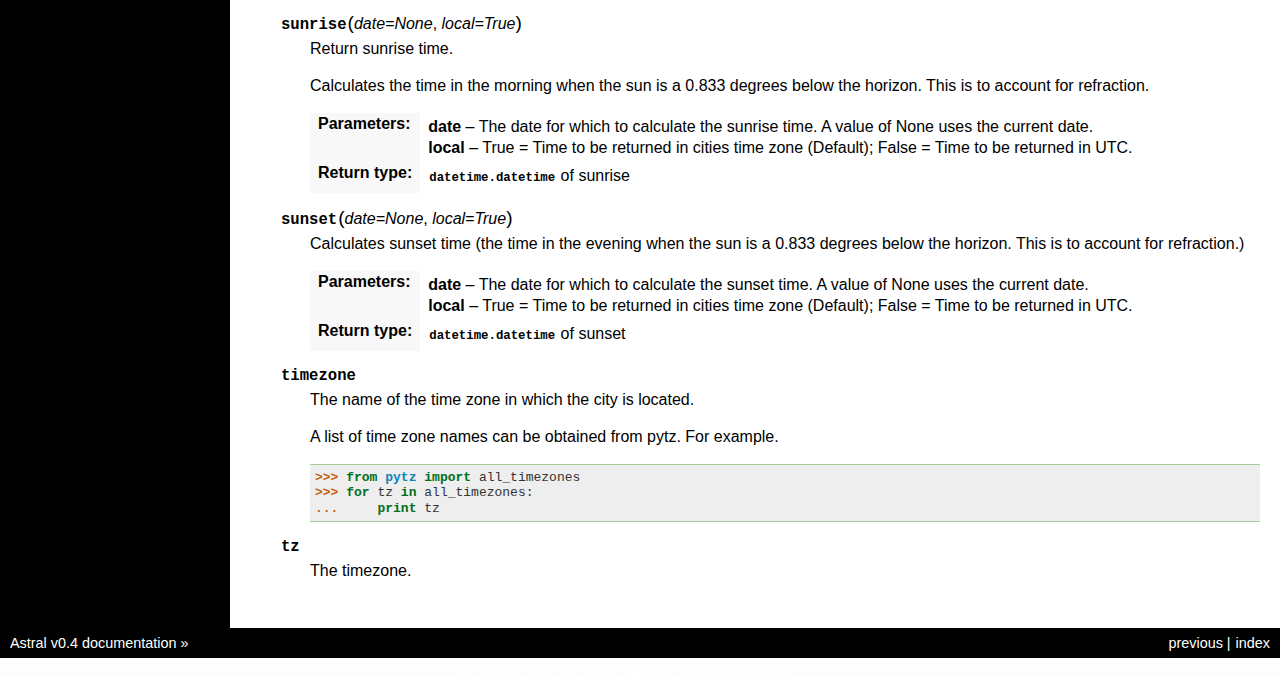
<file: doc/module.html>
<!DOCTYPE html PUBLIC "-//W3C//DTD XHTML 1.0 Transitional//EN"
  "http://www.w3.org/TR/xhtml1/DTD/xhtml1-transitional.dtd">

<html xmlns="http://www.w3.org/1999/xhtml">
  <head>
    <meta http-equiv="Content-Type" content="text/html; charset=utf-8" />
    
    <title>The astral Module &mdash; Astral v0.4 documentation</title>
    <link rel="stylesheet" href="_static/default.css" type="text/css" />
    <link rel="stylesheet" href="_static/pygments.css" type="text/css" />
    <script type="text/javascript">
      var DOCUMENTATION_OPTIONS = {
        URL_ROOT:    '',
        VERSION:     '0.4',
        COLLAPSE_INDEX: false,
        FILE_SUFFIX: '.html',
        HAS_SOURCE:  true
      };
    </script>
    <script type="text/javascript" src="_static/jquery.js"></script>
    <script type="text/javascript" src="_static/underscore.js"></script>
    <script type="text/javascript" src="_static/doctools.js"></script>
    <link rel="top" title="Astral v0.4 documentation" href="index.html" />
    <link rel="prev" title="Welcome to Astral V0.5" href="index.html" /> 
  </head>
  <body>
    <div class="related">
      <h3>Navigation</h3>
      <ul>
        <li class="right" style="margin-right: 10px">
          <a href="genindex.html" title="General Index"
             accesskey="I">index</a></li>
        <li class="right" >
          <a href="index.html" title="Welcome to Astral V0.5"
             accesskey="P">previous</a> |</li>
        <li><a href="index.html">Astral v0.4 documentation</a> &raquo;</li> 
      </ul>
    </div>  

    <div class="document">
      <div class="documentwrapper">
        <div class="bodywrapper">
          <div class="body">
            
  <div class="section" id="module-astral">
<span id="the-astral-module"></span><h1>The <a class="reference internal" href="#module-astral" title="astral"><tt class="xref py py-mod docutils literal"><span class="pre">astral</span></tt></a> Module<a class="headerlink" href="#module-astral" title="Permalink to this headline">¶</a></h1>
<p>The <a class="reference internal" href="#module-astral" title="astral"><tt class="xref py py-mod docutils literal"><span class="pre">astral</span></tt></a> module provides the means to calculate dawn, sunrise,
solar noon, sunset, dusk and rahukaalam times, plus solar azimuth and elevation,
for specific cities or at a specific latitude/longitude. It can also calculate
the moon phase for a specific date.</p>
<p>The module provides 2 main classes <a class="reference internal" href="#astral.Astral" title="astral.Astral"><tt class="xref py py-class docutils literal"><span class="pre">Astral</span></tt></a> and <a class="reference internal" href="#astral.City" title="astral.City"><tt class="xref py py-class docutils literal"><span class="pre">City</span></tt></a>.</p>
<dl class="docutils">
<dt><a class="reference internal" href="#astral.Astral" title="astral.Astral"><tt class="xref py py-class docutils literal"><span class="pre">Astral</span></tt></a></dt>
<dd><p class="first">Has 2 main responsibilities</p>
<ul class="last simple">
<li>Calculates the events in the UTC timezone.</li>
<li>Holds a dictionary of City classes</li>
</ul>
</dd>
<dt><a class="reference internal" href="#astral.City" title="astral.City"><tt class="xref py py-class docutils literal"><span class="pre">City</span></tt></a></dt>
<dd>Holds information about a city and provides functions to calculate
the event times for the city in the correct time zone.</dd>
</dl>
<p>For example</p>
<div class="highlight-python"><div class="highlight"><pre><span class="gp">&gt;&gt;&gt; </span><span class="kn">from</span> <span class="nn">astral</span> <span class="kn">import</span> <span class="o">*</span>
<span class="gp">&gt;&gt;&gt; </span><span class="n">a</span> <span class="o">=</span> <span class="n">Astral</span><span class="p">()</span>
<span class="gp">&gt;&gt;&gt; </span><span class="n">city</span> <span class="o">=</span> <span class="n">a</span><span class="p">[</span><span class="s">&#39;London&#39;</span><span class="p">]</span>
<span class="gp">&gt;&gt;&gt; </span><span class="k">print</span><span class="p">(</span><span class="s">&#39;Information for </span><span class="si">%s</span><span class="s">&#39;</span> <span class="o">%</span> <span class="n">city</span><span class="o">.</span><span class="n">name</span><span class="p">)</span>
<span class="go">Information for London</span>
<span class="gp">&gt;&gt;&gt; </span><span class="n">timezone</span> <span class="o">=</span> <span class="n">city</span><span class="o">.</span><span class="n">timezone</span>
<span class="gp">&gt;&gt;&gt; </span><span class="k">print</span><span class="p">(</span><span class="s">&#39;Timezone: </span><span class="si">%s</span><span class="s">&#39;</span> <span class="o">%</span> <span class="n">timezone</span><span class="p">)</span>
<span class="go">Timezone: Europe/London</span>
<span class="gp">&gt;&gt;&gt; </span><span class="k">print</span><span class="p">(</span><span class="s">&#39;Latitude: </span><span class="si">%.02f</span><span class="s">; Longitude: </span><span class="si">%.02f</span><span class="s">&#39;</span> <span class="o">%</span> <span class="p">(</span><span class="n">city</span><span class="o">.</span><span class="n">latitude</span><span class="p">,</span> <span class="n">city</span><span class="o">.</span><span class="n">longitude</span><span class="p">))</span>
<span class="go">Latitude: 51.60; Longitude: 0.05</span>
<span class="gp">&gt;&gt;&gt; </span><span class="n">sun</span> <span class="o">=</span> <span class="n">city</span><span class="o">.</span><span class="n">sun</span><span class="p">(</span><span class="n">local</span><span class="o">=</span><span class="bp">True</span><span class="p">)</span>
<span class="gp">&gt;&gt;&gt; </span><span class="k">print</span><span class="p">(</span><span class="s">&#39;Dawn:    </span><span class="si">%s</span><span class="s">&#39;</span> <span class="o">%</span> <span class="nb">str</span><span class="p">(</span><span class="n">sun</span><span class="p">[</span><span class="s">&#39;dawn&#39;</span><span class="p">]))</span>
<span class="go">Dawn:    2009-04-22 05:12:56+01:00</span>
</pre></div>
</div>
<dl class="class">
<dt id="astral.Astral">
<em class="property">class </em><tt class="descclassname">astral.</tt><tt class="descname">Astral</tt><a class="headerlink" href="#astral.Astral" title="Permalink to this definition">¶</a></dt>
<dd><dl class="method">
<dt id="astral.Astral.__getitem__">
<tt class="descname">__getitem__</tt><big>(</big><em>key</em><big>)</big><a class="headerlink" href="#astral.Astral.__getitem__" title="Permalink to this definition">¶</a></dt>
<dd><p>Returns the City instance specified by <tt class="docutils literal"><span class="pre">key</span></tt>.</p>
</dd></dl>

<dl class="attribute">
<dt id="astral.Astral.citydb">
<tt class="descname">citydb</tt><a class="headerlink" href="#astral.Astral.citydb" title="Permalink to this definition">¶</a></dt>
<dd><table class="docutils field-list" frame="void" rules="none">
<col class="field-name" />
<col class="field-body" />
<tbody valign="top">
<tr class="field"><th class="field-name">Return type:</th><td class="field-body">The database of cities.</td>
</tr>
</tbody>
</table>
</dd></dl>

<dl class="method">
<dt id="astral.Astral.dawn_utc">
<tt class="descname">dawn_utc</tt><big>(</big><em>date</em>, <em>latitude</em>, <em>longitude</em><big>)</big><a class="headerlink" href="#astral.Astral.dawn_utc" title="Permalink to this definition">¶</a></dt>
<dd><p>Calculate dawn time in the UTC timezone.</p>
<table class="docutils field-list" frame="void" rules="none">
<col class="field-name" />
<col class="field-body" />
<tbody valign="top">
<tr class="field"><th class="field-name">Parameters:</th><td class="field-body"><ul class="first simple">
<li><strong>date</strong> (<em>datetime.date</em>) &#8211; Date to calculate for.</li>
<li><strong>latitude</strong> (<em>float</em>) &#8211; Latitude - Southern latitudes should be negative</li>
<li><strong>longitude</strong> (<em>float</em>) &#8211; Longitude as a floating point number. Eastern latitudes should be negative</li>
</ul>
</td>
</tr>
<tr class="field"><th class="field-name">Return type:</th><td class="field-body"><p class="first last">date/time in UTC timezone</p>
</td>
</tr>
</tbody>
</table>
</dd></dl>

<dl class="method">
<dt id="astral.Astral.dusk_utc">
<tt class="descname">dusk_utc</tt><big>(</big><em>date</em>, <em>latitude</em>, <em>longitude</em><big>)</big><a class="headerlink" href="#astral.Astral.dusk_utc" title="Permalink to this definition">¶</a></dt>
<dd><p>Calculate dusk time in the UTC timezone.</p>
<table class="docutils field-list" frame="void" rules="none">
<col class="field-name" />
<col class="field-body" />
<tbody valign="top">
<tr class="field"><th class="field-name">Parameters:</th><td class="field-body"><ul class="first simple">
<li><strong>date</strong> (<em>datetime.date</em>) &#8211; Date to calculate for.</li>
<li><strong>latitude</strong> (<em>float</em>) &#8211; Latitude - Southern latitudes should be negative</li>
<li><strong>longitude</strong> (<em>float</em>) &#8211; Longitude as a floating point number. Eastern latitudes should be negative</li>
</ul>
</td>
</tr>
<tr class="field"><th class="field-name">Return type:</th><td class="field-body"><p class="first last">date/time in UTC timezone</p>
</td>
</tr>
</tbody>
</table>
</dd></dl>

<dl class="method">
<dt id="astral.Astral.moon_phase">
<tt class="descname">moon_phase</tt><big>(</big><em>date</em><big>)</big><a class="headerlink" href="#astral.Astral.moon_phase" title="Permalink to this definition">¶</a></dt>
<dd><p>Calculates the phase of the moon on the specified date.</p>
<table class="docutils field-list" frame="void" rules="none">
<col class="field-name" />
<col class="field-body" />
<tbody valign="top">
<tr class="field"><th class="field-name">Parameters:</th><td class="field-body"><strong>date</strong> (<em>datetime.date</em>) &#8211; The date to calculate the phase for.</td>
</tr>
<tr class="field"><th class="field-name">Return type:</th><td class="field-body">Integer designating phase<blockquote>
<div><div class="line-block">
<div class="line">0  = New moon</div>
<div class="line">7  = First quarter</div>
<div class="line">14 = Full moon</div>
<div class="line">21 = Last quarter</div>
</div>
</div></blockquote>
</td>
</tr>
</tbody>
</table>
</dd></dl>

<dl class="method">
<dt id="astral.Astral.rahukaalam_utc">
<tt class="descname">rahukaalam_utc</tt><big>(</big><em>date</em>, <em>latitude</em>, <em>longitude</em><big>)</big><a class="headerlink" href="#astral.Astral.rahukaalam_utc" title="Permalink to this definition">¶</a></dt>
<dd><p>Calculate ruhakaalam times in the UTC timezone.</p>
<table class="docutils field-list" frame="void" rules="none">
<col class="field-name" />
<col class="field-body" />
<tbody valign="top">
<tr class="field"><th class="field-name">Parameters:</th><td class="field-body"><ul class="first simple">
<li><strong>date</strong> (<em>datetime.date</em>) &#8211; Date to calculate for.</li>
<li><strong>latitude</strong> (<em>float</em>) &#8211; Latitude - Southern latitudes should be negative</li>
<li><strong>longitude</strong> (<em>float</em>) &#8211; Longitude as a floating point number. Eastern latitudes should be negative</li>
</ul>
</td>
</tr>
<tr class="field"><th class="field-name">Return type:</th><td class="field-body"><p class="first last">Dictionary with keys <tt class="docutils literal"><span class="pre">start</span></tt> and <tt class="docutils literal"><span class="pre">end</span></tt></p>
</td>
</tr>
</tbody>
</table>
</dd></dl>

<dl class="method">
<dt id="astral.Astral.solar_azimuth">
<tt class="descname">solar_azimuth</tt><big>(</big><em>dateandtime</em>, <em>latitude</em>, <em>longitude</em><big>)</big><a class="headerlink" href="#astral.Astral.solar_azimuth" title="Permalink to this definition">¶</a></dt>
<dd><p>Calculate the azimuth of the sun in the UTC timezone.</p>
<table class="docutils field-list" frame="void" rules="none">
<col class="field-name" />
<col class="field-body" />
<tbody valign="top">
<tr class="field"><th class="field-name">Parameters:</th><td class="field-body"><ul class="first simple">
<li><strong>dateandtime</strong> (<em>datetime.datetime</em>) &#8211; Date/time to calculate for.</li>
<li><strong>latitude</strong> (<em>float</em>) &#8211; Latitude - Southern latitudes should be negative</li>
<li><strong>longitude</strong> (<em>float</em>) &#8211; Longitude as a floating point number. Eastern latitudes should be negative</li>
</ul>
</td>
</tr>
<tr class="field"><th class="field-name">Return type:</th><td class="field-body"><p class="first last">Azimuth in degrees</p>
</td>
</tr>
</tbody>
</table>
</dd></dl>

<dl class="attribute">
<dt id="astral.Astral.solar_depression">
<tt class="descname">solar_depression</tt><a class="headerlink" href="#astral.Astral.solar_depression" title="Permalink to this definition">¶</a></dt>
<dd><p>The number of degrees the sun must be below the horizon for the dawn/dusk calc.</p>
<p>Can either be set as a number of degrees below the horizon or as
one of the following strings</p>
<table border="1" class="docutils">
<colgroup>
<col width="65%" />
<col width="35%" />
</colgroup>
<thead valign="bottom">
<tr><th class="head">String</th>
<th class="head">Degrees</th>
</tr>
</thead>
<tbody valign="top">
<tr><td>civil</td>
<td>6.0</td>
</tr>
<tr><td>nautical</td>
<td>12.0</td>
</tr>
<tr><td>astronomical</td>
<td>18.0</td>
</tr>
</tbody>
</table>
</dd></dl>

<dl class="method">
<dt id="astral.Astral.solar_elevation">
<tt class="descname">solar_elevation</tt><big>(</big><em>dateandtime</em>, <em>latitude</em>, <em>longitude</em><big>)</big><a class="headerlink" href="#astral.Astral.solar_elevation" title="Permalink to this definition">¶</a></dt>
<dd><p>Calculate the elevation of the sun.</p>
<table class="docutils field-list" frame="void" rules="none">
<col class="field-name" />
<col class="field-body" />
<tbody valign="top">
<tr class="field"><th class="field-name">Parameters:</th><td class="field-body"><ul class="first simple">
<li><strong>dateandtime</strong> (<em>datetime.datetime</em>) &#8211; Date/time to calculate for.</li>
<li><strong>latitude</strong> (<em>float</em>) &#8211; Latitude - Southern latitudes should be negative</li>
<li><strong>longitude</strong> (<em>float</em>) &#8211; Longitude as a floating point number. Eastern latitudes should be negative</li>
</ul>
</td>
</tr>
<tr class="field"><th class="field-name">Return type:</th><td class="field-body"><p class="first last">Elevation in degrees</p>
</td>
</tr>
</tbody>
</table>
</dd></dl>

<dl class="method">
<dt id="astral.Astral.solar_noon_utc">
<tt class="descname">solar_noon_utc</tt><big>(</big><em>date</em>, <em>longitude</em><big>)</big><a class="headerlink" href="#astral.Astral.solar_noon_utc" title="Permalink to this definition">¶</a></dt>
<dd><p>Calculate solar noon time in the UTC timezone.</p>
<table class="docutils field-list" frame="void" rules="none">
<col class="field-name" />
<col class="field-body" />
<tbody valign="top">
<tr class="field"><th class="field-name">Parameters:</th><td class="field-body"><ul class="first simple">
<li><strong>date</strong> (<em>datetime.date</em>) &#8211; Date to calculate for.</li>
<li><strong>latitude</strong> (<em>float</em>) &#8211; Latitude - Southern latitudes should be negative</li>
<li><strong>longitude</strong> (<em>float</em>) &#8211; Longitude as a floating point number. Eastern latitudes should be negative</li>
</ul>
</td>
</tr>
<tr class="field"><th class="field-name">Return type:</th><td class="field-body"><p class="first last">date/time in UTC timezone</p>
</td>
</tr>
</tbody>
</table>
</dd></dl>

<dl class="method">
<dt id="astral.Astral.sun_utc">
<tt class="descname">sun_utc</tt><big>(</big><em>date</em>, <em>latitude</em>, <em>longitude</em><big>)</big><a class="headerlink" href="#astral.Astral.sun_utc" title="Permalink to this definition">¶</a></dt>
<dd><p>Calculate all the info for the sun at once.</p>
<table class="docutils field-list" frame="void" rules="none">
<col class="field-name" />
<col class="field-body" />
<tbody valign="top">
<tr class="field"><th class="field-name">Parameters:</th><td class="field-body"><ul class="first simple">
<li><strong>date</strong> (<tt class="xref py py-class docutils literal"><span class="pre">datetime.date</span></tt>) &#8211; Date to calculate for.</li>
<li><strong>latitude</strong> (<em>float</em>) &#8211; Latitude - Southern latitudes should be negative</li>
<li><strong>longitude</strong> (<em>float</em>) &#8211; Longitude as a floating point number. Eastern latitudes should be negative</li>
</ul>
</td>
</tr>
<tr class="field"><th class="field-name">Return type:</th><td class="field-body"><p class="first last">Dictionary with keys <tt class="docutils literal"><span class="pre">dawn</span></tt>, <tt class="docutils literal"><span class="pre">sunrise</span></tt>, <tt class="docutils literal"><span class="pre">noon</span></tt>,
<tt class="docutils literal"><span class="pre">sunset</span></tt> and <tt class="docutils literal"><span class="pre">dusk</span></tt></p>
</td>
</tr>
</tbody>
</table>
</dd></dl>

<dl class="method">
<dt id="astral.Astral.sunrise_utc">
<tt class="descname">sunrise_utc</tt><big>(</big><em>date</em>, <em>latitude</em>, <em>longitude</em><big>)</big><a class="headerlink" href="#astral.Astral.sunrise_utc" title="Permalink to this definition">¶</a></dt>
<dd><p>Calculate sunrise time in the UTC timezone.</p>
<table class="docutils field-list" frame="void" rules="none">
<col class="field-name" />
<col class="field-body" />
<tbody valign="top">
<tr class="field"><th class="field-name">Parameters:</th><td class="field-body"><ul class="first simple">
<li><strong>date</strong> (<em>datetime.date</em>) &#8211; Date to calculate for.</li>
<li><strong>latitude</strong> (<em>float</em>) &#8211; Latitude - Southern latitudes should be negative</li>
<li><strong>longitude</strong> (<em>float</em>) &#8211; Longitude as a floating point number. Eastern latitudes should be negative</li>
</ul>
</td>
</tr>
<tr class="field"><th class="field-name">Return type:</th><td class="field-body"><p class="first last">date/time in UTC timezone</p>
</td>
</tr>
</tbody>
</table>
</dd></dl>

<dl class="method">
<dt id="astral.Astral.sunset_utc">
<tt class="descname">sunset_utc</tt><big>(</big><em>date</em>, <em>latitude</em>, <em>longitude</em><big>)</big><a class="headerlink" href="#astral.Astral.sunset_utc" title="Permalink to this definition">¶</a></dt>
<dd><p>Calculate sunset time in the UTC timezone.</p>
<table class="docutils field-list" frame="void" rules="none">
<col class="field-name" />
<col class="field-body" />
<tbody valign="top">
<tr class="field"><th class="field-name">Parameters:</th><td class="field-body"><ul class="first simple">
<li><strong>date</strong> (<em>datetime.date</em>) &#8211; Date to calculate for.</li>
<li><strong>latitude</strong> (<em>float</em>) &#8211; Latitude - Southern latitudes should be negative</li>
<li><strong>longitude</strong> (<em>float</em>) &#8211; Longitude as a floating point number. Eastern latitudes should be negative</li>
</ul>
</td>
</tr>
<tr class="field"><th class="field-name">Return type:</th><td class="field-body"><p class="first last">date/time in UTC timezone</p>
</td>
</tr>
</tbody>
</table>
</dd></dl>

</dd></dl>

<dl class="class">
<dt id="astral.City">
<em class="property">class </em><tt class="descclassname">astral.</tt><tt class="descname">City</tt><big>(</big><em>info=None</em><big>)</big><a class="headerlink" href="#astral.City" title="Permalink to this definition">¶</a></dt>
<dd><p>Provides access to information for single city.</p>
<dl class="method">
<dt id="astral.City.__init__">
<tt class="descname">__init__</tt><big>(</big><em>info=None</em><big>)</big><a class="headerlink" href="#astral.City.__init__" title="Permalink to this definition">¶</a></dt>
<dd><p>Initializes the object with a tuple of information.</p>
<table class="docutils field-list" frame="void" rules="none">
<col class="field-name" />
<col class="field-body" />
<tbody valign="top">
<tr class="field"><th class="field-name">Parameters:</th><td class="field-body"><strong>info</strong> &#8211; <p>A tuple of information to fill in the city info.</p>
<p>The tuple should contain items in the following order</p>
<table border="1" class="docutils">
<colgroup>
<col width="55%" />
<col width="45%" />
</colgroup>
<thead valign="bottom">
<tr><th class="head">Field</th>
<th class="head">Default</th>
</tr>
</thead>
<tbody valign="top">
<tr><td>name</td>
<td>Greenwich</td>
</tr>
<tr><td>country</td>
<td>England</td>
</tr>
<tr><td>latitude</td>
<td>51.168</td>
</tr>
<tr><td>longitude</td>
<td>0</td>
</tr>
<tr><td>time zone name</td>
<td>Europe/London</td>
</tr>
</tbody>
</table>
<p>See <a class="reference internal" href="#astral.City.timezone" title="astral.City.timezone"><tt class="xref py py-attr docutils literal"><span class="pre">timezone</span></tt></a> property for a method of obtaining time zone names</p>
</td>
</tr>
</tbody>
</table>
</dd></dl>

<dl class="method">
<dt id="astral.City.dawn">
<tt class="descname">dawn</tt><big>(</big><em>date=None</em>, <em>local=True</em><big>)</big><a class="headerlink" href="#astral.City.dawn" title="Permalink to this definition">¶</a></dt>
<dd><p>Calculates the time in the morning when the sun is a certain number of
degrees below the horizon. By default this is 6 degrees but can be changed
by setting the <a class="reference internal" href="#astral.Astral.solar_depression" title="astral.Astral.solar_depression"><tt class="xref py py-attr docutils literal"><span class="pre">Astral.solar_depression</span></tt></a> property.</p>
<table class="docutils field-list" frame="void" rules="none">
<col class="field-name" />
<col class="field-body" />
<tbody valign="top">
<tr class="field"><th class="field-name">Parameters:</th><td class="field-body"><ul class="first simple">
<li><strong>date</strong> &#8211; The date for which to calculate the dawn time.
A value of None uses the current date.</li>
<li><strong>local</strong> &#8211; True  = Time to be returned in cities time zone (Default);
False = Time to be returned in UTC.</li>
</ul>
</td>
</tr>
<tr class="field"><th class="field-name">Return type:</th><td class="field-body"><p class="first last"><tt class="xref py py-class docutils literal"><span class="pre">datetime.datetime</span></tt> of dawn</p>
</td>
</tr>
</tbody>
</table>
</dd></dl>

<dl class="method">
<dt id="astral.City.dusk">
<tt class="descname">dusk</tt><big>(</big><em>date=None</em>, <em>local=True</em><big>)</big><a class="headerlink" href="#astral.City.dusk" title="Permalink to this definition">¶</a></dt>
<dd><p>Calculates the dusk time (the time in the evening when the sun is a certain number of
degrees below the horizon. By default this is 6 degrees but can be changed
by setting the <a class="reference internal" href="#astral.Astral.solar_depression" title="astral.Astral.solar_depression"><tt class="xref py py-attr docutils literal"><span class="pre">Astral.solar_depression</span></tt></a> property.)</p>
<table class="docutils field-list" frame="void" rules="none">
<col class="field-name" />
<col class="field-body" />
<tbody valign="top">
<tr class="field"><th class="field-name">Parameters:</th><td class="field-body"><ul class="first simple">
<li><strong>date</strong> &#8211; The date for which to calculate the dusk time.
A value of None uses the current date.</li>
<li><strong>local</strong> &#8211; True  = Time to be returned in cities time zone (Default);
False = Time to be returned in UTC.</li>
</ul>
</td>
</tr>
<tr class="field"><th class="field-name">Return type:</th><td class="field-body"><p class="first last"><tt class="xref py py-class docutils literal"><span class="pre">datetime.datetime</span></tt> of dusk</p>
</td>
</tr>
</tbody>
</table>
</dd></dl>

<dl class="attribute">
<dt id="astral.City.latitude">
<tt class="descname">latitude</tt><a class="headerlink" href="#astral.City.latitude" title="Permalink to this definition">¶</a></dt>
<dd><p>The city&#8217;s latitude</p>
<p><tt class="docutils literal"><span class="pre">latitude</span></tt> can be set either as a string or as a number</p>
<p>For strings they must be of the form:</p>
<div class="highlight-python"><pre>degrees°minutes'[N|S] e.g. 51°31'N</pre>
</div>
<p>For numbers, negative numbers signify latitudes to the South.</p>
</dd></dl>

<dl class="attribute">
<dt id="astral.City.longitude">
<tt class="descname">longitude</tt><a class="headerlink" href="#astral.City.longitude" title="Permalink to this definition">¶</a></dt>
<dd><p>The city&#8217;s longitude.</p>
<p><tt class="docutils literal"><span class="pre">longitude</span></tt> can be set either as a string or as a number</p>
<p>For strings they must be of the form:</p>
<div class="highlight-python"><pre>degrees°minutes'[E|W] e.g. 51°31'W</pre>
</div>
<p>For numbers, negative numbers signify longitudes to the East.
This is opposite to the normal convention of +ve being to the West
but is required for the calculations.</p>
</dd></dl>

<dl class="method">
<dt id="astral.City.rahukaalam">
<tt class="descname">rahukaalam</tt><big>(</big><em>date=None</em>, <em>local=True</em><big>)</big><a class="headerlink" href="#astral.City.rahukaalam" title="Permalink to this definition">¶</a></dt>
<dd><p>Calculates the period of rahukaalam.</p>
<table class="docutils field-list" frame="void" rules="none">
<col class="field-name" />
<col class="field-body" />
<tbody valign="top">
<tr class="field"><th class="field-name">Parameters:</th><td class="field-body"><ul class="first simple">
<li><strong>date</strong> &#8211; The date for which to calculate the rahukaalam period.
A value of None uses the current date.</li>
<li><strong>local</strong> &#8211; True  = Time to be returned in cities time zone (Default);
False = Time to be returned in UTC.</li>
</ul>
</td>
</tr>
<tr class="field"><th class="field-name">Return type:</th><td class="field-body"><p class="first last"><tt class="xref py py-class docutils literal"><span class="pre">datetime.datetime</span></tt> of dusk</p>
</td>
</tr>
</tbody>
</table>
</dd></dl>

<dl class="method">
<dt id="astral.City.solar_azimuth">
<tt class="descname">solar_azimuth</tt><big>(</big><em>dateandtime=None</em><big>)</big><a class="headerlink" href="#astral.City.solar_azimuth" title="Permalink to this definition">¶</a></dt>
<dd><p>Calculates the solar azimuth angle for a specific date/time.</p>
<table class="docutils field-list" frame="void" rules="none">
<col class="field-name" />
<col class="field-body" />
<tbody valign="top">
<tr class="field"><th class="field-name">Parameters:</th><td class="field-body"><strong>dateandtime</strong> (<tt class="xref py py-class docutils literal"><span class="pre">datetime.datetime</span></tt>) &#8211; The date and time for which to calculate the angle.</td>
</tr>
<tr class="field"><th class="field-name">Return type:</th><td class="field-body">The angle in degrees clockwise from North as a float.</td>
</tr>
</tbody>
</table>
</dd></dl>

<dl class="method">
<dt id="astral.City.solar_elevation">
<tt class="descname">solar_elevation</tt><big>(</big><em>dateandtime=None</em><big>)</big><a class="headerlink" href="#astral.City.solar_elevation" title="Permalink to this definition">¶</a></dt>
<dd><p>Calculates the solar elevation angle for a specific time.</p>
<table class="docutils field-list" frame="void" rules="none">
<col class="field-name" />
<col class="field-body" />
<tbody valign="top">
<tr class="field"><th class="field-name">Parameters:</th><td class="field-body"><strong>dateandtime</strong> (<tt class="xref py py-class docutils literal"><span class="pre">datetime.datetime</span></tt>) &#8211; The date and time for which to calculate the angle.</td>
</tr>
<tr class="field"><th class="field-name">Return type:</th><td class="field-body">The angle in degrees from the horizon as a float.</td>
</tr>
</tbody>
</table>
</dd></dl>

<dl class="method">
<dt id="astral.City.solar_noon">
<tt class="descname">solar_noon</tt><big>(</big><em>date=None</em>, <em>local=True</em><big>)</big><a class="headerlink" href="#astral.City.solar_noon" title="Permalink to this definition">¶</a></dt>
<dd><p>Calculates the solar noon (the time when the sun is at its highest point.)</p>
<table class="docutils field-list" frame="void" rules="none">
<col class="field-name" />
<col class="field-body" />
<tbody valign="top">
<tr class="field"><th class="field-name">Parameters:</th><td class="field-body"><ul class="first simple">
<li><strong>date</strong> &#8211; The date for which to calculate the noon time.
A value of None uses the current date.</li>
<li><strong>local</strong> &#8211; True  = Time to be returned in cities time zone (Default);
False = Time to be returned in UTC.</li>
</ul>
</td>
</tr>
<tr class="field"><th class="field-name">Return type:</th><td class="field-body"><p class="first last"><tt class="xref py py-class docutils literal"><span class="pre">datetime.datetime</span></tt> of noon</p>
</td>
</tr>
</tbody>
</table>
</dd></dl>

<dl class="method">
<dt id="astral.City.sun">
<tt class="descname">sun</tt><big>(</big><em>date=None</em>, <em>local=True</em><big>)</big><a class="headerlink" href="#astral.City.sun" title="Permalink to this definition">¶</a></dt>
<dd><p>Returns dawn, sunrise, noon, sunset and dusk as a dictionary.</p>
<table class="docutils field-list" frame="void" rules="none">
<col class="field-name" />
<col class="field-body" />
<tbody valign="top">
<tr class="field"><th class="field-name">Parameters:</th><td class="field-body"><ul class="first simple">
<li><strong>date</strong> &#8211; The date for which to calculate the times.
A value of None uses the current date.</li>
<li><strong>local</strong> &#8211; True  = Time to be returned in cities time zone (Default);
False = Time to be returned in UTC.</li>
</ul>
</td>
</tr>
<tr class="field"><th class="field-name">Return type:</th><td class="field-body"><p class="first last"><tt class="xref py py-class docutils literal"><span class="pre">datetime.datetime</span></tt> of dusk</p>
</td>
</tr>
</tbody>
</table>
</dd></dl>

<dl class="method">
<dt id="astral.City.sunrise">
<tt class="descname">sunrise</tt><big>(</big><em>date=None</em>, <em>local=True</em><big>)</big><a class="headerlink" href="#astral.City.sunrise" title="Permalink to this definition">¶</a></dt>
<dd><p>Return sunrise time.</p>
<p>Calculates the time in the morning when the sun is a 0.833 degrees
below the horizon. This is to account for refraction.</p>
<table class="docutils field-list" frame="void" rules="none">
<col class="field-name" />
<col class="field-body" />
<tbody valign="top">
<tr class="field"><th class="field-name">Parameters:</th><td class="field-body"><ul class="first simple">
<li><strong>date</strong> &#8211; The date for which to calculate the sunrise time.
A value of None uses the current date.</li>
<li><strong>local</strong> &#8211; True  = Time to be returned in cities time zone (Default);
False = Time to be returned in UTC.</li>
</ul>
</td>
</tr>
<tr class="field"><th class="field-name">Return type:</th><td class="field-body"><p class="first last"><tt class="xref py py-class docutils literal"><span class="pre">datetime.datetime</span></tt> of sunrise</p>
</td>
</tr>
</tbody>
</table>
</dd></dl>

<dl class="method">
<dt id="astral.City.sunset">
<tt class="descname">sunset</tt><big>(</big><em>date=None</em>, <em>local=True</em><big>)</big><a class="headerlink" href="#astral.City.sunset" title="Permalink to this definition">¶</a></dt>
<dd><p>Calculates sunset time (the time in the evening when the sun is a 0.833 degrees
below the horizon. This is to account for refraction.)</p>
<table class="docutils field-list" frame="void" rules="none">
<col class="field-name" />
<col class="field-body" />
<tbody valign="top">
<tr class="field"><th class="field-name">Parameters:</th><td class="field-body"><ul class="first simple">
<li><strong>date</strong> &#8211; The date for which to calculate the sunset time.
A value of None uses the current date.</li>
<li><strong>local</strong> &#8211; True  = Time to be returned in cities time zone (Default);
False = Time to be returned in UTC.</li>
</ul>
</td>
</tr>
<tr class="field"><th class="field-name">Return type:</th><td class="field-body"><p class="first last"><tt class="xref py py-class docutils literal"><span class="pre">datetime.datetime</span></tt> of sunset</p>
</td>
</tr>
</tbody>
</table>
</dd></dl>

<dl class="attribute">
<dt id="astral.City.timezone">
<tt class="descname">timezone</tt><a class="headerlink" href="#astral.City.timezone" title="Permalink to this definition">¶</a></dt>
<dd><p>The name of the time zone in which the city is located.</p>
<p>A list of time zone names can be obtained from pytz. For example.</p>
<div class="highlight-python"><div class="highlight"><pre><span class="gp">&gt;&gt;&gt; </span><span class="kn">from</span> <span class="nn">pytz</span> <span class="kn">import</span> <span class="n">all_timezones</span>
<span class="gp">&gt;&gt;&gt; </span><span class="k">for</span> <span class="n">tz</span> <span class="ow">in</span> <span class="n">all_timezones</span><span class="p">:</span>
<span class="gp">... </span>    <span class="k">print</span> <span class="n">tz</span>
</pre></div>
</div>
</dd></dl>

<dl class="attribute">
<dt id="astral.City.tz">
<tt class="descname">tz</tt><a class="headerlink" href="#astral.City.tz" title="Permalink to this definition">¶</a></dt>
<dd><p>The timezone.</p>
</dd></dl>

</dd></dl>

</div>


          </div>
        </div>
      </div>
      <div class="sphinxsidebar">
        <div class="sphinxsidebarwrapper">
            <p class="logo"><a href="index.html">
              <img class="logo" src="_static/earth_sun.png" alt="Logo"/>
            </a></p>
  <h4>Previous topic</h4>
  <p class="topless"><a href="index.html"
                        title="previous chapter">Welcome to Astral V0.5</a></p>
  <h3>This Page</h3>
  <ul class="this-page-menu">
    <li><a href="_sources/module.txt"
           rel="nofollow">Show Source</a></li>
  </ul>
<div id="searchbox" style="display: none">
  <h3>Quick search</h3>
    <form class="search" action="search.html" method="get">
      <input type="text" name="q" size="18" />
      <input type="submit" value="Go" />
      <input type="hidden" name="check_keywords" value="yes" />
      <input type="hidden" name="area" value="default" />
    </form>
    <p class="searchtip" style="font-size: 90%">
    Enter search terms or a module, class or function name.
    </p>
</div>
<script type="text/javascript">$('#searchbox').show(0);</script>
        </div>
      </div>
      <div class="clearer"></div>
    </div>
    <div class="related">
      <h3>Navigation</h3>
      <ul>
        <li class="right" style="margin-right: 10px">
          <a href="genindex.html" title="General Index"
             >index</a></li>
        <li class="right" >
          <a href="index.html" title="Welcome to Astral V0.5"
             >previous</a> |</li>
        <li><a href="index.html">Astral v0.4 documentation</a> &raquo;</li> 
      </ul>
    </div>
    <div class="footer">
        &copy; Copyright 2009-2011, Simon Kennedy.
      Created using <a href="http://sphinx.pocoo.org/">Sphinx</a> 1.0.7.
    </div>
  </body>
</html>
</file>
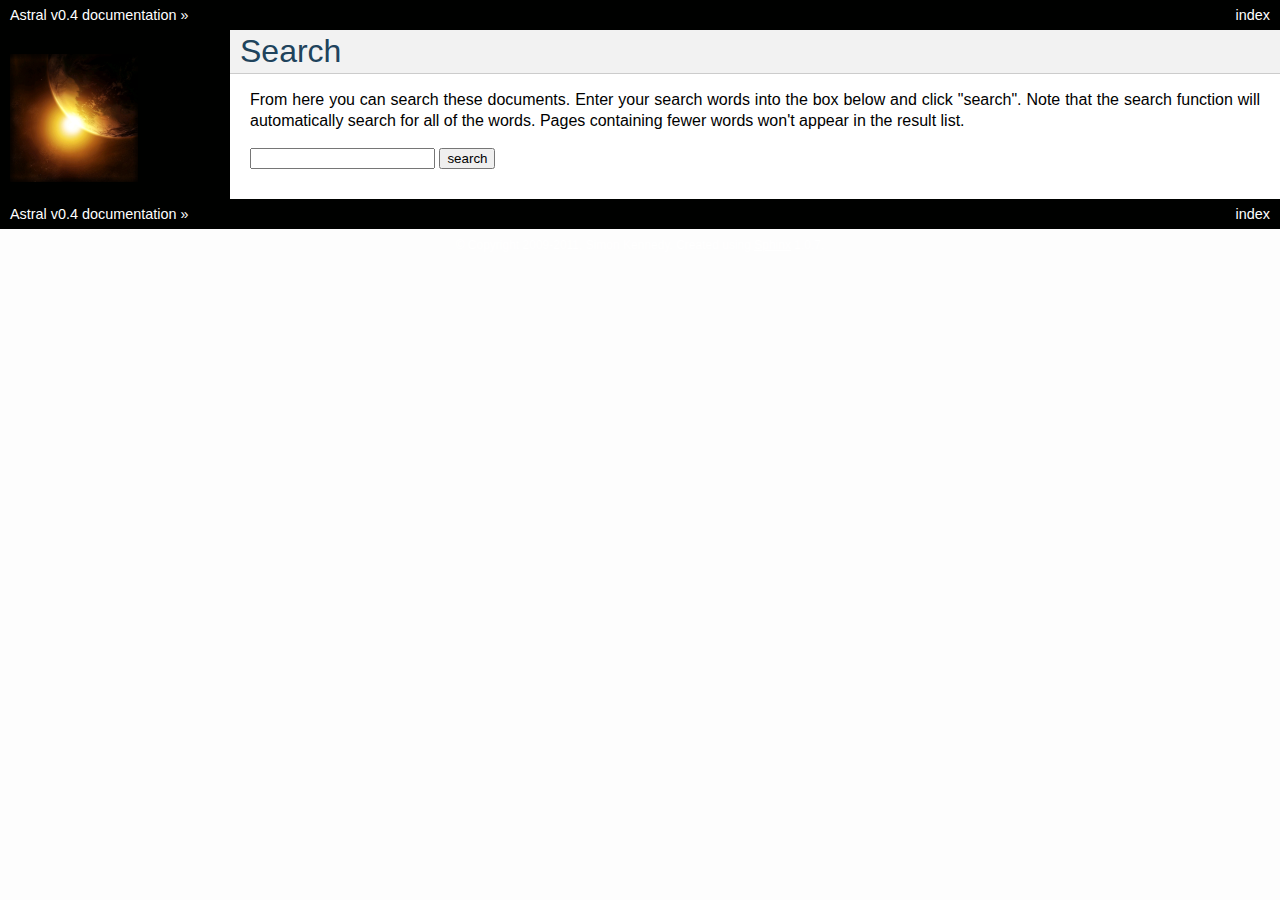
<file: doc/search.html>
<!DOCTYPE html PUBLIC "-//W3C//DTD XHTML 1.0 Transitional//EN"
  "http://www.w3.org/TR/xhtml1/DTD/xhtml1-transitional.dtd">

<html xmlns="http://www.w3.org/1999/xhtml">
  <head>
    <meta http-equiv="Content-Type" content="text/html; charset=utf-8" />
    
    <title>Search &mdash; Astral v0.4 documentation</title>
    <link rel="stylesheet" href="_static/default.css" type="text/css" />
    <link rel="stylesheet" href="_static/pygments.css" type="text/css" />
    <script type="text/javascript">
      var DOCUMENTATION_OPTIONS = {
        URL_ROOT:    '',
        VERSION:     '0.4',
        COLLAPSE_INDEX: false,
        FILE_SUFFIX: '.html',
        HAS_SOURCE:  true
      };
    </script>
    <script type="text/javascript" src="_static/jquery.js"></script>
    <script type="text/javascript" src="_static/underscore.js"></script>
    <script type="text/javascript" src="_static/doctools.js"></script>
    <script type="text/javascript" src="_static/searchtools.js"></script>
    <link rel="top" title="Astral v0.4 documentation" href="index.html" />
  <script type="text/javascript">
    jQuery(function() { Search.loadIndex("searchindex.js"); });
  </script>
   

  </head>
  <body>
    <div class="related">
      <h3>Navigation</h3>
      <ul>
        <li class="right" style="margin-right: 10px">
          <a href="genindex.html" title="General Index"
             accesskey="I">index</a></li>
        <li><a href="index.html">Astral v0.4 documentation</a> &raquo;</li> 
      </ul>
    </div>  

    <div class="document">
      <div class="documentwrapper">
        <div class="bodywrapper">
          <div class="body">
            
  <h1 id="search-documentation">Search</h1>
  <div id="fallback" class="admonition warning">
  <script type="text/javascript">$('#fallback').hide();</script>
  <p>
    Please activate JavaScript to enable the search
    functionality.
  </p>
  </div>
  <p>
    From here you can search these documents. Enter your search
    words into the box below and click "search". Note that the search
    function will automatically search for all of the words. Pages
    containing fewer words won't appear in the result list.
  </p>
  <form action="" method="get">
    <input type="text" name="q" value="" />
    <input type="submit" value="search" />
    <span id="search-progress" style="padding-left: 10px"></span>
  </form>
  
  <div id="search-results">
  
  </div>

          </div>
        </div>
      </div>
      <div class="sphinxsidebar">
        <div class="sphinxsidebarwrapper">
            <p class="logo"><a href="index.html">
              <img class="logo" src="_static/earth_sun.png" alt="Logo"/>
            </a></p>
        </div>
      </div>
      <div class="clearer"></div>
    </div>
    <div class="related">
      <h3>Navigation</h3>
      <ul>
        <li class="right" style="margin-right: 10px">
          <a href="genindex.html" title="General Index"
             >index</a></li>
        <li><a href="index.html">Astral v0.4 documentation</a> &raquo;</li> 
      </ul>
    </div>
    <div class="footer">
        &copy; Copyright 2009-2011, Simon Kennedy.
      Created using <a href="http://sphinx.pocoo.org/">Sphinx</a> 1.0.7.
    </div>
  </body>
</html>
</file>
<file: doc/_static/default.css>
/*
 * default.css_t
 * ~~~~~~~~~~~~~
 *
 * Sphinx stylesheet -- default theme.
 *
 * :copyright: Copyright 2007-2011 by the Sphinx team, see AUTHORS.
 * :license: BSD, see LICENSE for details.
 *
 */

@import url("basic.css");

/* -- page layout ----------------------------------------------------------- */

body {
    font-family: sans-serif;
    font-size: 100%;
    background-color: #fdfdfd;
    color: #000;
    margin: 0;
    padding: 0;
}

div.document {
    background-color: #000100;
}

div.documentwrapper {
    float: left;
    width: 100%;
}

div.bodywrapper {
    margin: 0 0 0 230px;
}

div.body {
    background-color: #ffffff;
    color: #000000;
    padding: 0 20px 30px 20px;
}

div.footer {
    color: #ffffff;
    width: 100%;
    padding: 9px 0 9px 0;
    text-align: center;
    font-size: 75%;
}

div.footer a {
    color: #ffffff;
    text-decoration: underline;
}

div.related {
    background-color: #000100;
    line-height: 30px;
    color: #ffffff;
}

div.related a {
    color: #ffffff;
}

div.sphinxsidebar {
}

div.sphinxsidebar h3 {
    font-family: 'Trebuchet MS', sans-serif;
    color: #ffffff;
    font-size: 1.4em;
    font-weight: normal;
    margin: 0;
    padding: 0;
}

div.sphinxsidebar h3 a {
    color: #ffffff;
}

div.sphinxsidebar h4 {
    font-family: 'Trebuchet MS', sans-serif;
    color: #ffffff;
    font-size: 1.3em;
    font-weight: normal;
    margin: 5px 0 0 0;
    padding: 0;
}

div.sphinxsidebar p {
    color: #ffffff;
}

div.sphinxsidebar p.topless {
    margin: 5px 10px 10px 10px;
}

div.sphinxsidebar ul {
    margin: 10px;
    padding: 0;
    color: #ffffff;
}

div.sphinxsidebar a {
    color: #98dbcc;
}

div.sphinxsidebar input {
    border: 1px solid #98dbcc;
    font-family: sans-serif;
    font-size: 1em;
}



/* -- hyperlink styles ------------------------------------------------------ */

a {
    color: #355f7c;
    text-decoration: none;
}

a:visited {
    color: #355f7c;
    text-decoration: none;
}

a:hover {
    text-decoration: underline;
}



/* -- body styles ----------------------------------------------------------- */

div.body h1,
div.body h2,
div.body h3,
div.body h4,
div.body h5,
div.body h6 {
    font-family: 'Trebuchet MS', sans-serif;
    background-color: #f2f2f2;
    font-weight: normal;
    color: #20435c;
    border-bottom: 1px solid #ccc;
    margin: 20px -20px 10px -20px;
    padding: 3px 0 3px 10px;
}

div.body h1 { margin-top: 0; font-size: 200%; }
div.body h2 { font-size: 160%; }
div.body h3 { font-size: 140%; }
div.body h4 { font-size: 120%; }
div.body h5 { font-size: 110%; }
div.body h6 { font-size: 100%; }

a.headerlink {
    color: #c60f0f;
    font-size: 0.8em;
    padding: 0 4px 0 4px;
    text-decoration: none;
}

a.headerlink:hover {
    background-color: #c60f0f;
    color: white;
}

div.body p, div.body dd, div.body li {
    text-align: justify;
    line-height: 130%;
}

div.admonition p.admonition-title + p {
    display: inline;
}

div.admonition p {
    margin-bottom: 5px;
}

div.admonition pre {
    margin-bottom: 5px;
}

div.admonition ul, div.admonition ol {
    margin-bottom: 5px;
}

div.note {
    background-color: #eee;
    border: 1px solid #ccc;
}

div.seealso {
    background-color: #ffc;
    border: 1px solid #ff6;
}

div.topic {
    background-color: #eee;
}

div.warning {
    background-color: #ffe4e4;
    border: 1px solid #f66;
}

p.admonition-title {
    display: inline;
}

p.admonition-title:after {
    content: ":";
}

pre {
    padding: 5px;
    background-color: #eee;
    color: #333333;
    line-height: 120%;
    border: 1px solid #ac9;
    border-left: none;
    border-right: none;
}

tt {
    background-color: #ecf0f3;
    padding: 0 1px 0 1px;
    font-size: 0.95em;
}

th {
    background-color: #ede;
}

.warning tt {
    background: #efc2c2;
}

.note tt {
    background: #d6d6d6;
}

.viewcode-back {
    font-family: sans-serif;
}

div.viewcode-block:target {
    background-color: #f4debf;
    border-top: 1px solid #ac9;
    border-bottom: 1px solid #ac9;
}

.sphinxsidebar {
    background-color: #000100;
}
</file>
<file: doc/_static/pygments.css>
.highlight .hll { background-color: #ffffcc }
.highlight  { background: #eeffcc; }
.highlight .c { color: #408090; font-style: italic } /* Comment */
.highlight .err { border: 1px solid #FF0000 } /* Error */
.highlight .k { color: #007020; font-weight: bold } /* Keyword */
.highlight .o { color: #666666 } /* Operator */
.highlight .cm { color: #408090; font-style: italic } /* Comment.Multiline */
.highlight .cp { color: #007020 } /* Comment.Preproc */
.highlight .c1 { color: #408090; font-style: italic } /* Comment.Single */
.highlight .cs { color: #408090; background-color: #fff0f0 } /* Comment.Special */
.highlight .gd { color: #A00000 } /* Generic.Deleted */
.highlight .ge { font-style: italic } /* Generic.Emph */
.highlight .gr { color: #FF0000 } /* Generic.Error */
.highlight .gh { color: #000080; font-weight: bold } /* Generic.Heading */
.highlight .gi { color: #00A000 } /* Generic.Inserted */
.highlight .go { color: #303030 } /* Generic.Output */
.highlight .gp { color: #c65d09; font-weight: bold } /* Generic.Prompt */
.highlight .gs { font-weight: bold } /* Generic.Strong */
.highlight .gu { color: #800080; font-weight: bold } /* Generic.Subheading */
.highlight .gt { color: #0040D0 } /* Generic.Traceback */
.highlight .kc { color: #007020; font-weight: bold } /* Keyword.Constant */
.highlight .kd { color: #007020; font-weight: bold } /* Keyword.Declaration */
.highlight .kn { color: #007020; font-weight: bold } /* Keyword.Namespace */
.highlight .kp { color: #007020 } /* Keyword.Pseudo */
.highlight .kr { color: #007020; font-weight: bold } /* Keyword.Reserved */
.highlight .kt { color: #902000 } /* Keyword.Type */
.highlight .m { color: #208050 } /* Literal.Number */
.highlight .s { color: #4070a0 } /* Literal.String */
.highlight .na { color: #4070a0 } /* Name.Attribute */
.highlight .nb { color: #007020 } /* Name.Builtin */
.highlight .nc { color: #0e84b5; font-weight: bold } /* Name.Class */
.highlight .no { color: #60add5 } /* Name.Constant */
.highlight .nd { color: #555555; font-weight: bold } /* Name.Decorator */
.highlight .ni { color: #d55537; font-weight: bold } /* Name.Entity */
.highlight .ne { color: #007020 } /* Name.Exception */
.highlight .nf { color: #06287e } /* Name.Function */
.highlight .nl { color: #002070; font-weight: bold } /* Name.Label */
.highlight .nn { color: #0e84b5; font-weight: bold } /* Name.Namespace */
.highlight .nt { color: #062873; font-weight: bold } /* Name.Tag */
.highlight .nv { color: #bb60d5 } /* Name.Variable */
.highlight .ow { color: #007020; font-weight: bold } /* Operator.Word */
.highlight .w { color: #bbbbbb } /* Text.Whitespace */
.highlight .mf { color: #208050 } /* Literal.Number.Float */
.highlight .mh { color: #208050 } /* Literal.Number.Hex */
.highlight .mi { color: #208050 } /* Literal.Number.Integer */
.highlight .mo { color: #208050 } /* Literal.Number.Oct */
.highlight .sb { color: #4070a0 } /* Literal.String.Backtick */
.highlight .sc { color: #4070a0 } /* Literal.String.Char */
.highlight .sd { color: #4070a0; font-style: italic } /* Literal.String.Doc */
.highlight .s2 { color: #4070a0 } /* Literal.String.Double */
.highlight .se { color: #4070a0; font-weight: bold } /* Literal.String.Escape */
.highlight .sh { color: #4070a0 } /* Literal.String.Heredoc */
.highlight .si { color: #70a0d0; font-style: italic } /* Literal.String.Interpol */
.highlight .sx { color: #c65d09 } /* Literal.String.Other */
.highlight .sr { color: #235388 } /* Literal.String.Regex */
.highlight .s1 { color: #4070a0 } /* Literal.String.Single */
.highlight .ss { color: #517918 } /* Literal.String.Symbol */
.highlight .bp { color: #007020 } /* Name.Builtin.Pseudo */
.highlight .vc { color: #bb60d5 } /* Name.Variable.Class */
.highlight .vg { color: #bb60d5 } /* Name.Variable.Global */
.highlight .vi { color: #bb60d5 } /* Name.Variable.Instance */
.highlight .il { color: #208050 } /* Literal.Number.Integer.Long */
</file>
